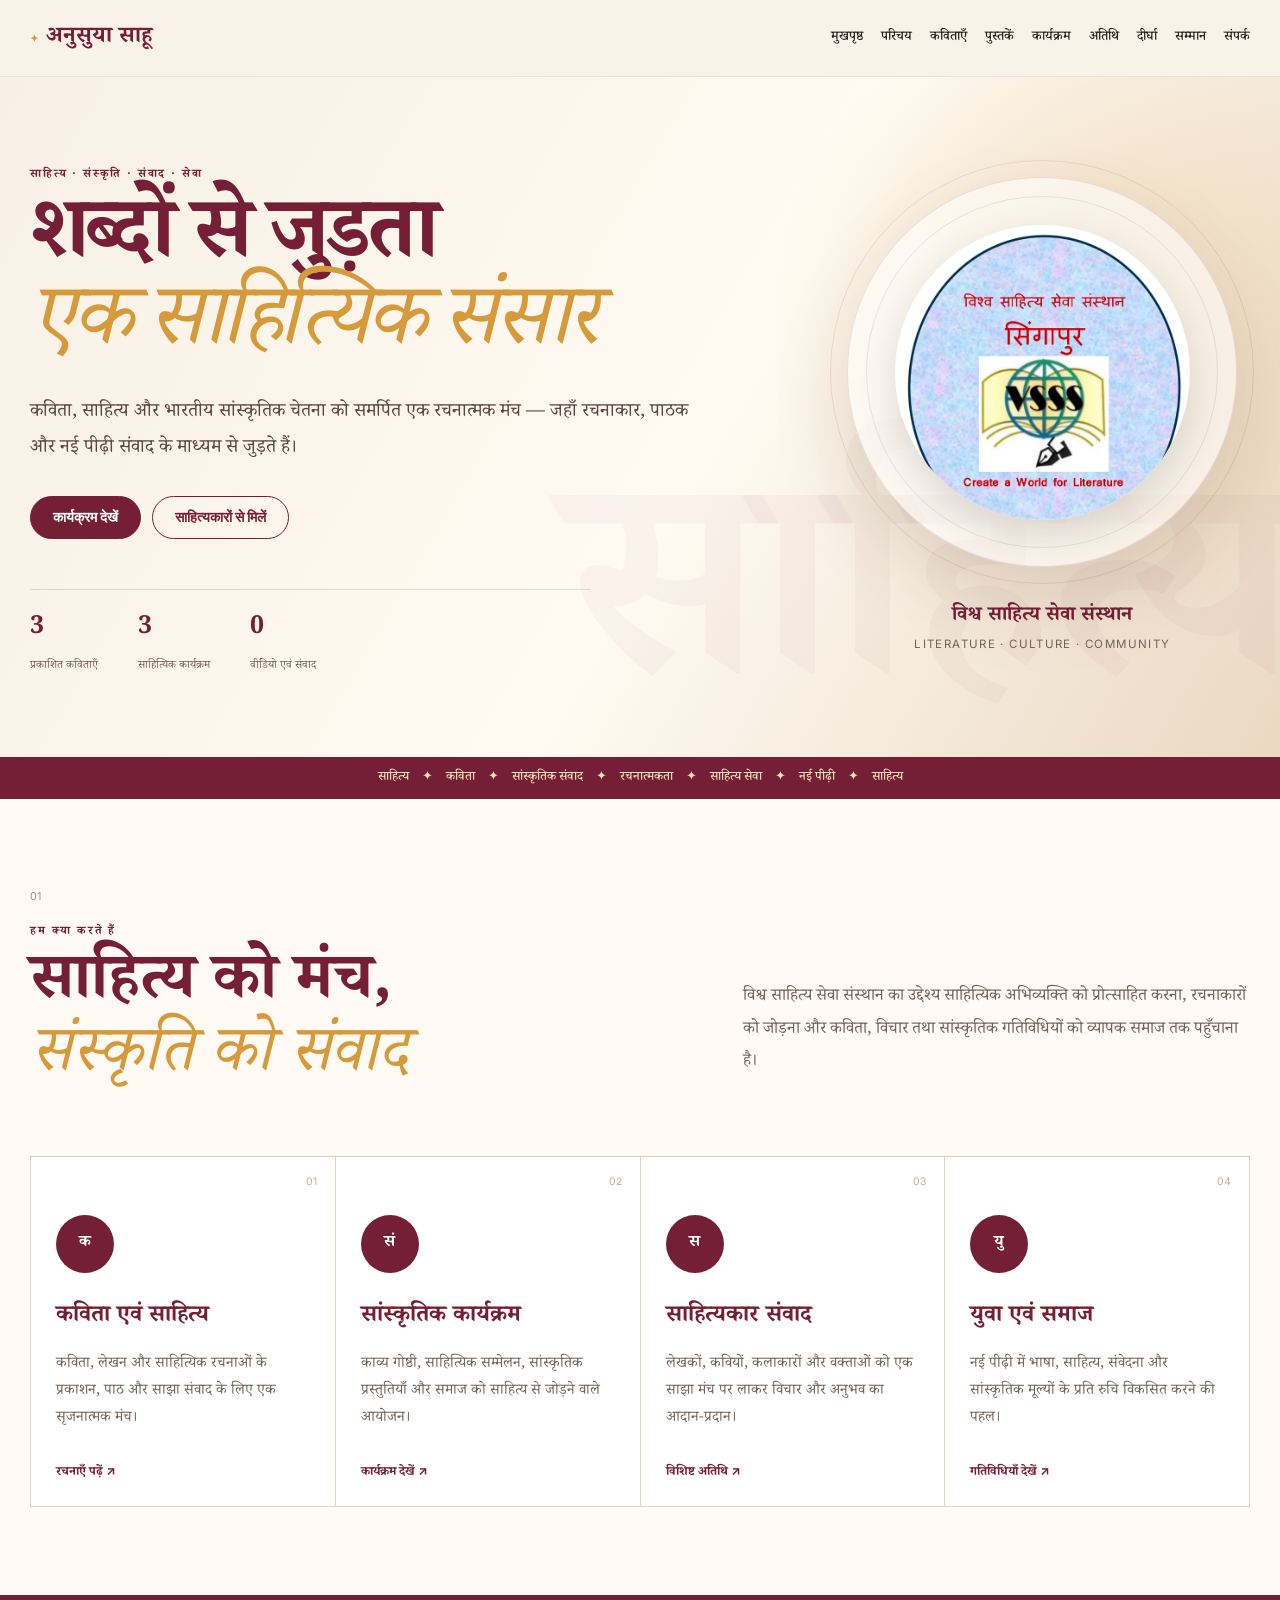
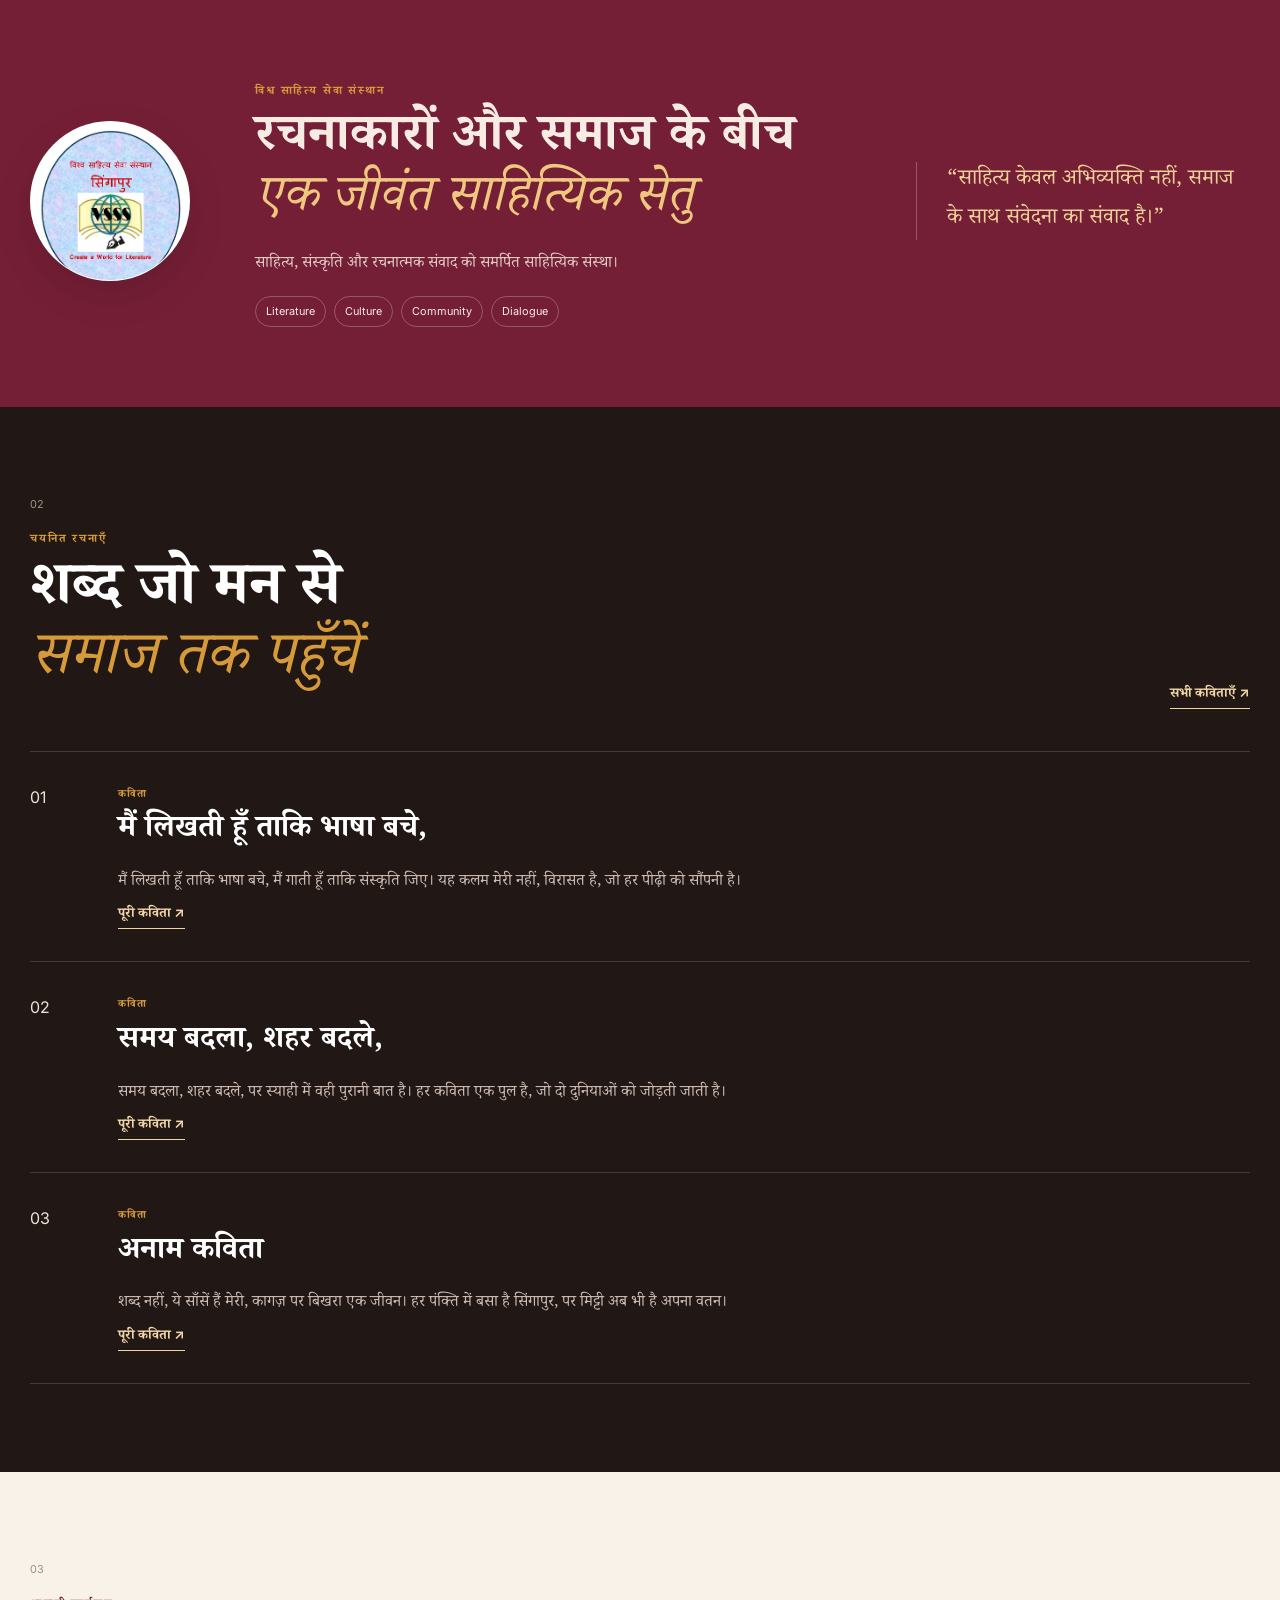
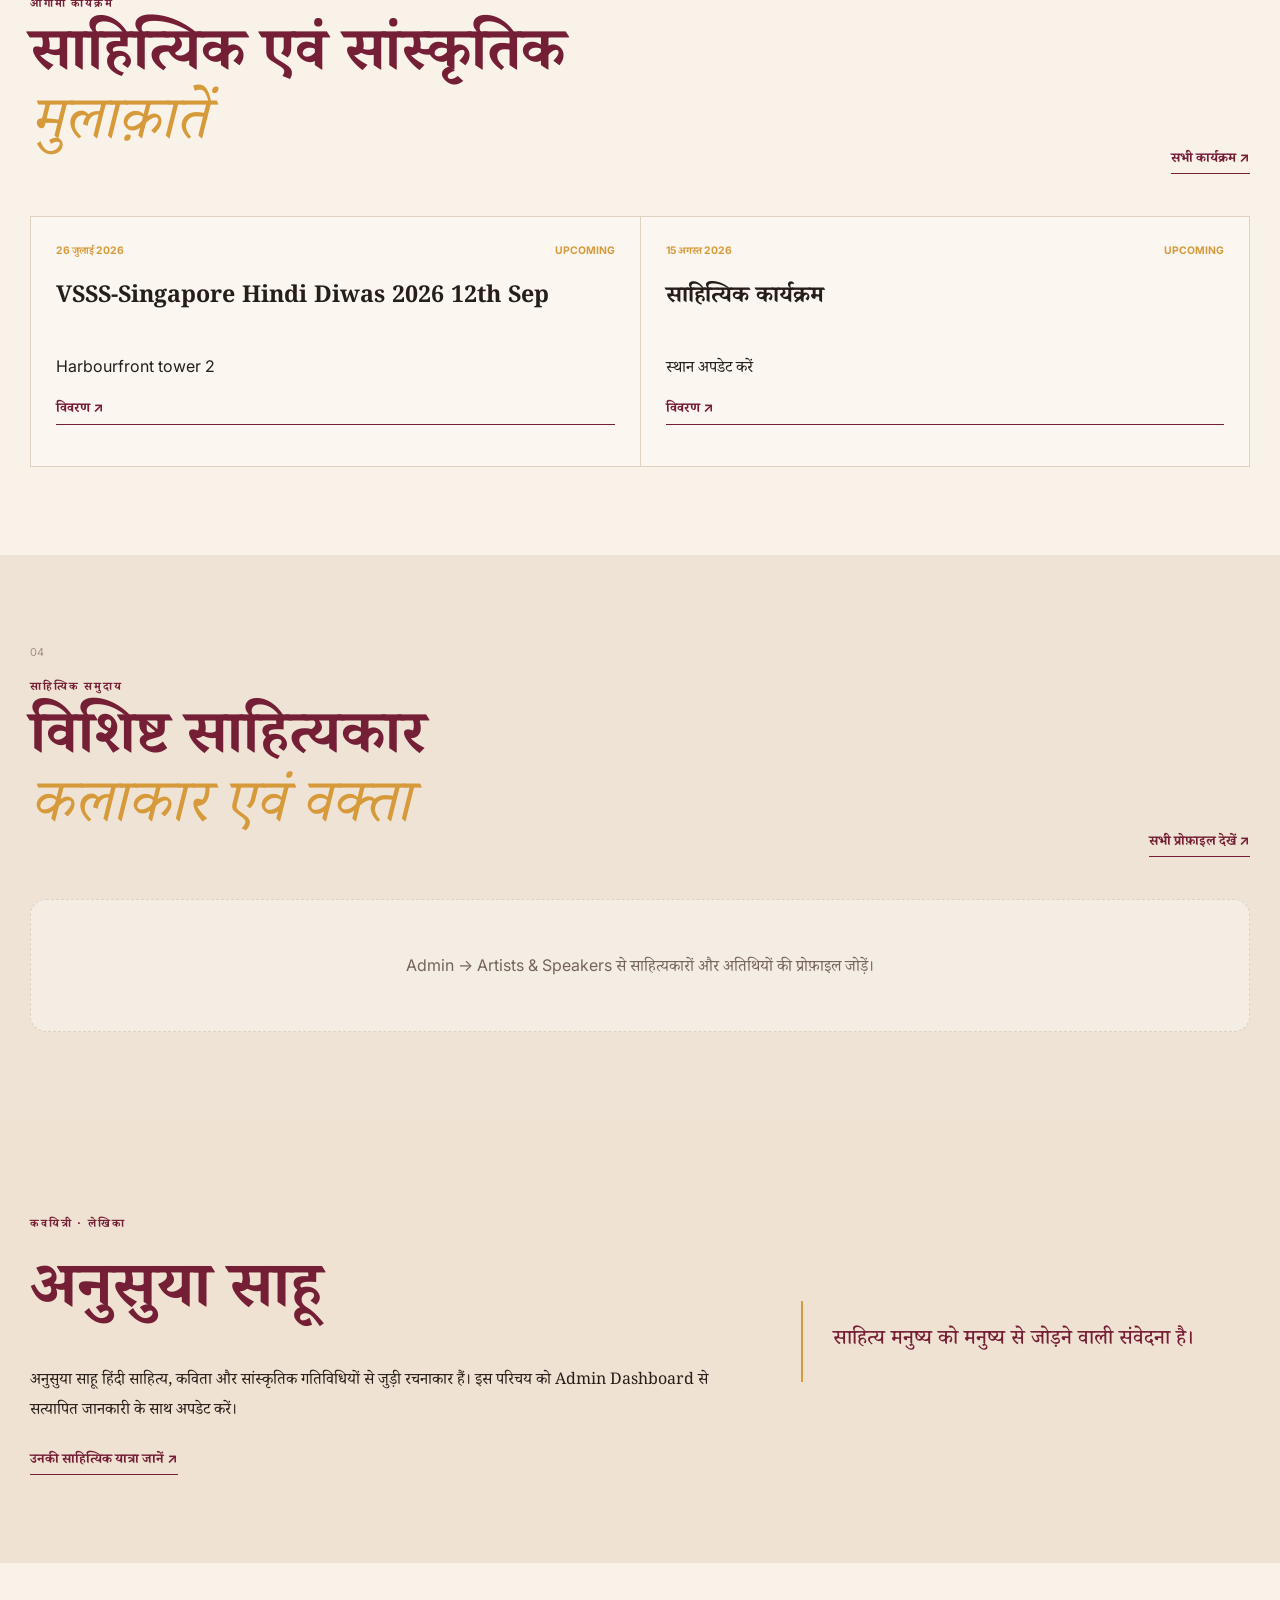
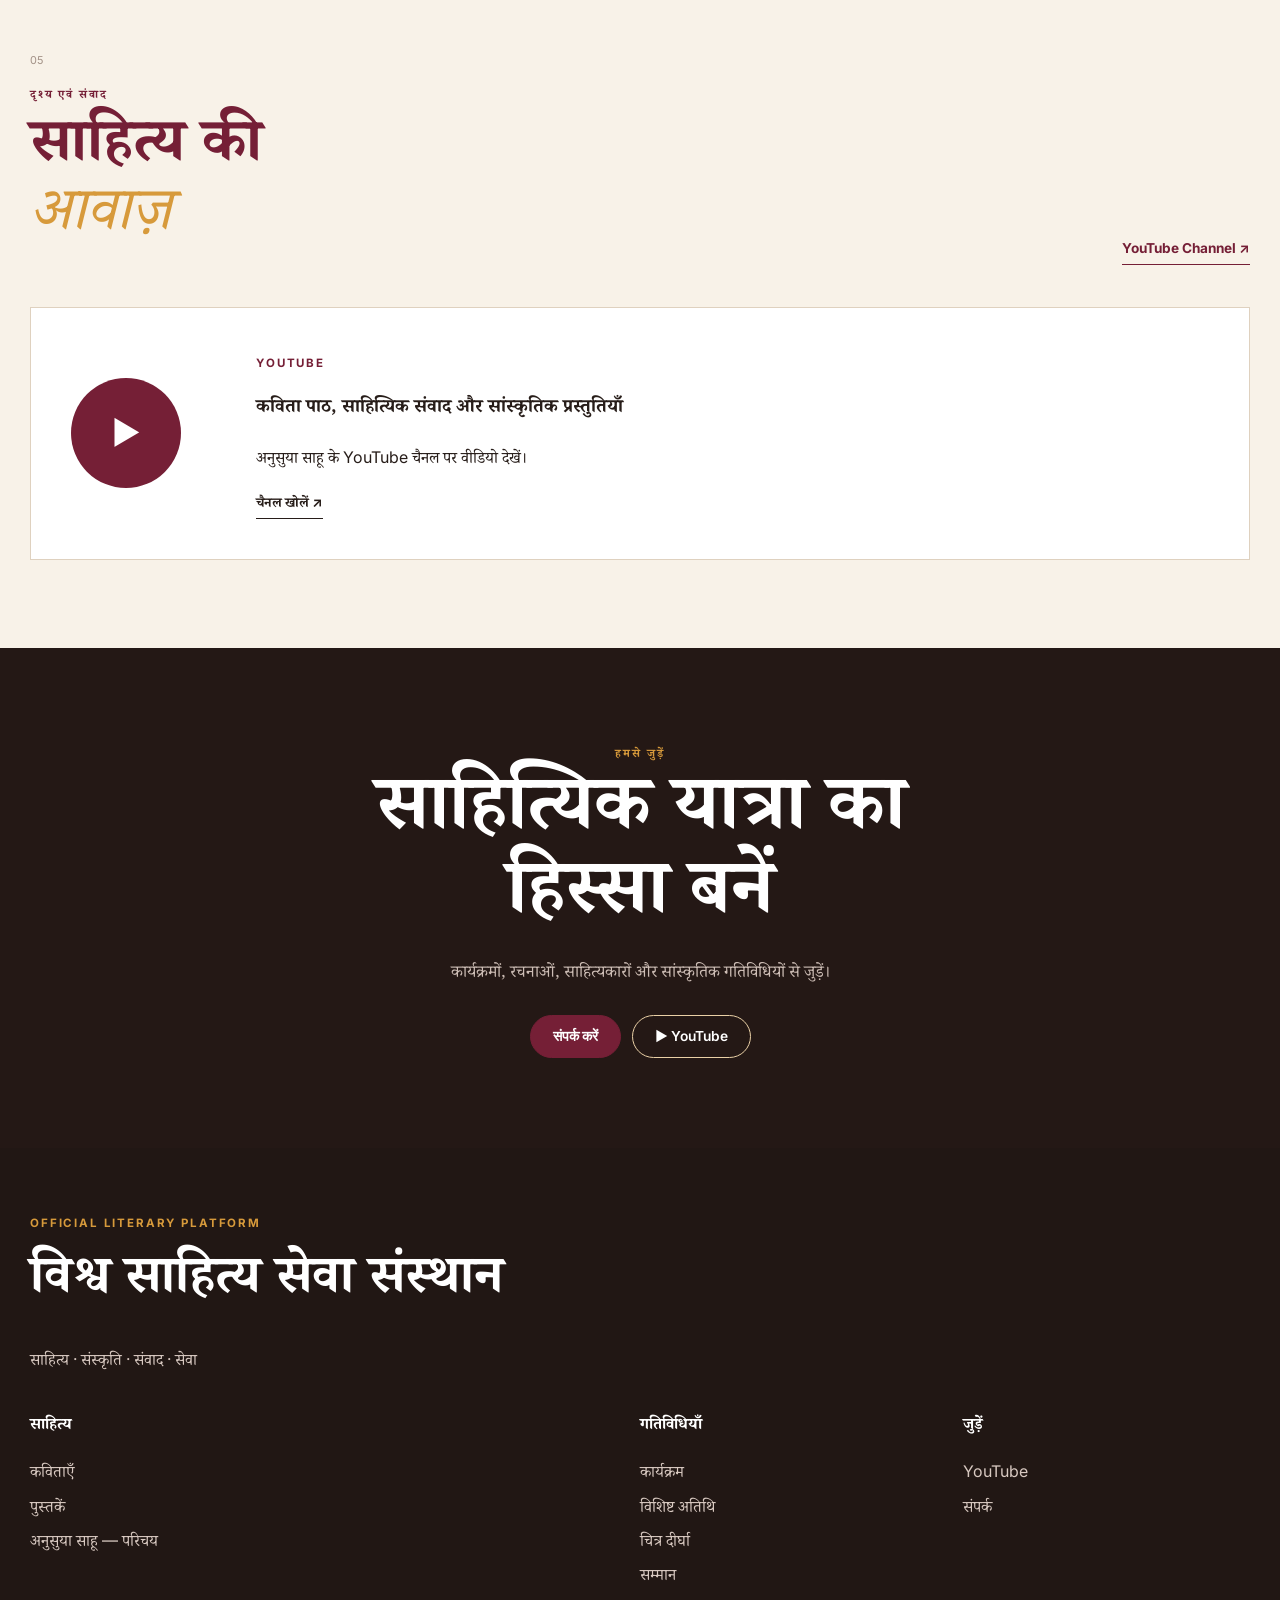
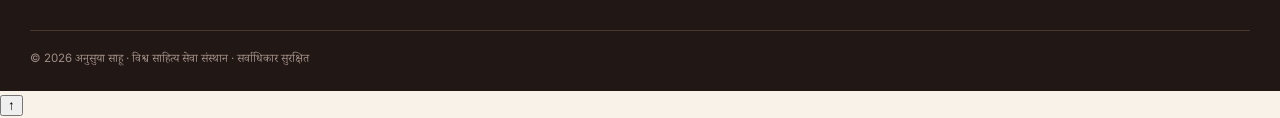
<file: index.html>
<!doctype html><html lang="hi"><head><meta charset="utf-8"><meta name="viewport" content="width=device-width,initial-scale=1"><meta name="description" content="विश्व साहित्य सेवा संस्थान और कवयित्री अनुसुया साहू का आधिकारिक साहित्यिक मंच — कविता, साहित्य, संस्कृति, कार्यक्रम और रचनात्मक संवाद।"><title>अनुसुया साहू | विश्व साहित्य सेवा संस्थान</title><link rel="stylesheet" href="css/style.css"><link rel="stylesheet" href="css/home.css"></head><body><header><div class="container nav"><a class="brand" href="index.html" data-site-name>अनुसुया साहू</a><button class="menu btn alt" aria-label="Menu">☰</button><nav><a href="index.html">मुखपृष्ठ</a><a href="about.html">परिचय</a><a href="poems.html">कविताएँ</a><a href="books.html">पुस्तकें</a><a href="events.html">कार्यक्रम</a><a href="people.html">अतिथि</a><a href="gallery.html">दीर्घा</a><a href="achievements.html">सम्मान</a><a href="contact.html">संपर्क</a></nav></div></header><main><section class="vsss-hero"><div class="container vsss-hero-grid"><div class="vsss-hero-copy"><span class="eyebrow">साहित्य · संस्कृति · संवाद · सेवा</span><h1>शब्दों से जुड़ता<br><em>एक साहित्यिक संसार</em></h1><p>कविता, साहित्य और भारतीय सांस्कृतिक चेतना को समर्पित एक रचनात्मक मंच — जहाँ रचनाकार, पाठक और नई पीढ़ी संवाद के माध्यम से जुड़ते हैं।</p><div class="actions"><a href="events.html" class="btn">कार्यक्रम देखें</a><a href="people.html" class="btn light">साहित्यकारों से मिलें</a></div><div class="hero-mini-stats"><div><b id="poemCount">0</b><span>प्रकाशित कविताएँ</span></div><div><b id="eventCount">0</b><span>साहित्यिक कार्यक्रम</span></div><div><b id="videoCount">0</b><span>वीडियो एवं संवाद</span></div></div></div><div class="vsss-hero-emblem"><div class="hero-logo-shell"><div class="institution-mark hero-institution-mark">VSSS</div></div><span>विश्व साहित्य सेवा संस्थान</span><p>Literature · Culture · Community</p></div></div></section><section class="marquee"><div>साहित्य　✦　कविता　✦　सांस्कृतिक संवाद　✦　रचनात्मकता　✦　साहित्य सेवा　✦　नई पीढ़ी　✦　साहित्य</div></section><section class="section purpose-home"><div class="container"><div class="purpose-intro"><div><span class="section-no">01</span><span class="kicker">हम क्या करते हैं</span><h2>साहित्य को मंच,<br><em>संस्कृति को संवाद</em></h2></div><p>विश्व साहित्य सेवा संस्थान का उद्देश्य साहित्यिक अभिव्यक्ति को प्रोत्साहित करना, रचनाकारों को जोड़ना और कविता, विचार तथा सांस्कृतिक गतिविधियों को व्यापक समाज तक पहुँचाना है।</p></div><div class="work-grid"><article><span>01</span><div class="work-icon">क</div><h3>कविता एवं साहित्य</h3><p>कविता, लेखन और साहित्यिक रचनाओं के प्रकाशन, पाठ और साझा संवाद के लिए एक सृजनात्मक मंच।</p><a href="poems.html">रचनाएँ पढ़ें ↗</a></article><article><span>02</span><div class="work-icon">सं</div><h3>सांस्कृतिक कार्यक्रम</h3><p>काव्य गोष्ठी, साहित्यिक सम्मेलन, सांस्कृतिक प्रस्तुतियाँ और समाज को साहित्य से जोड़ने वाले आयोजन।</p><a href="events.html">कार्यक्रम देखें ↗</a></article><article><span>03</span><div class="work-icon">स</div><h3>साहित्यकार संवाद</h3><p>लेखकों, कवियों, कलाकारों और वक्ताओं को एक साझा मंच पर लाकर विचार और अनुभव का आदान-प्रदान।</p><a href="people.html">विशिष्ट अतिथि ↗</a></article><article><span>04</span><div class="work-icon">यु</div><h3>युवा एवं समाज</h3><p>नई पीढ़ी में भाषा, साहित्य, संवेदना और सांस्कृतिक मूल्यों के प्रति रुचि विकसित करने की पहल।</p><a href="gallery.html">गतिविधियाँ देखें ↗</a></article></div></div></section><section class="institution-story"><div class="container institution-story-grid"><div class="story-emblem"><div class="institution-mark story-institution-mark">VSSS</div></div><div><span class="kicker gold">विश्व साहित्य सेवा संस्थान</span><h2>रचनाकारों और समाज के बीच<br><em>एक जीवंत साहित्यिक सेतु</em></h2><p id="institutionText">साहित्य, संस्कृति और रचनात्मक संवाद को समर्पित साहित्यिक संस्था।</p><div class="institution-tags"><span>Literature</span><span>Culture</span><span>Community</span><span>Dialogue</span></div></div><blockquote>“साहित्य केवल अभिव्यक्ति नहीं, समाज के साथ संवेदना का संवाद है।”</blockquote></div></section><section class="section dark-section"><div class="container"><div class="split-heading"><div><span class="section-no">02</span><span class="kicker gold">चयनित रचनाएँ</span><h2>शब्द जो मन से<br><em>समाज तक पहुँचें</em></h2></div><a class="text-link light-link" href="poems.html">सभी कविताएँ ↗</a></div><div class="poem-editorial" id="poemGrid"></div></div></section><section class="section events-home"><div class="container"><div class="split-heading"><div><span class="section-no">03</span><span class="kicker">आगामी कार्यक्रम</span><h2>साहित्यिक एवं सांस्कृतिक<br><em>मुलाक़ातें</em></h2></div><a class="text-link" href="events.html">सभी कार्यक्रम ↗</a></div><div class="event-feature-grid" id="eventGrid"></div></div></section><section class="section guest-preview"><div class="container"><div class="split-heading"><div><span class="section-no">04</span><span class="kicker">साहित्यिक समुदाय</span><h2>विशिष्ट साहित्यकार<br><em>कलाकार एवं वक्ता</em></h2></div><a class="text-link" href="people.html">सभी प्रोफ़ाइल देखें ↗</a></div><div class="people-home-grid" id="peopleGrid"></div></div></section><section class="section founder-strip"><div class="container founder-strip-grid"><div><span class="kicker">कवयित्री · लेखिका</span><h2 id="heroName">अनुसुया साहू</h2><p id="aboutText"></p><a class="text-link" href="about.html">उनकी साहित्यिक यात्रा जानें ↗</a></div><blockquote id="mainQuote"></blockquote></div></section><section class="section media-section"><div class="container"><div class="split-heading"><div><span class="section-no">05</span><span class="kicker">दृश्य एवं संवाद</span><h2>साहित्य की<br><em>आवाज़</em></h2></div><a id="channelBtn" class="text-link" target="_blank" rel="noopener">YouTube Channel ↗</a></div><div class="media-feature" id="videoGrid"></div></div></section><section class="home-cta"><div class="container"><span class="kicker gold">हमसे जुड़ें</span><h2>साहित्यिक यात्रा का<br>हिस्सा बनें</h2><p>कार्यक्रमों, रचनाओं, साहित्यकारों और सांस्कृतिक गतिविधियों से जुड़ें।</p><div class="actions"><a href="contact.html" class="btn">संपर्क करें</a><a id="yt" class="btn light" target="_blank" rel="noopener">▶ YouTube</a></div></div></section></main><footer><div class="container"><div class="footer-brand"><span class="kicker gold">Official Literary Platform</span><h2>विश्व साहित्य सेवा संस्थान</h2><p>साहित्य · संस्कृति · संवाद · सेवा</p></div><div class="footer-grid"><div><h4>साहित्य</h4><a href="poems.html">कविताएँ</a><a href="books.html">पुस्तकें</a><a href="about.html">अनुसुया साहू — परिचय</a></div><div><h4>गतिविधियाँ</h4><a href="events.html">कार्यक्रम</a><a href="people.html">विशिष्ट अतिथि</a><a href="gallery.html">चित्र दीर्घा</a><a href="achievements.html">सम्मान</a></div><div><h4>जुड़ें</h4><a id="footerYoutube" target="_blank">YouTube</a><a href="contact.html">संपर्क</a></div></div><div class="footer-bottom">© <span id="year"></span> अनुसुया साहू · विश्व साहित्य सेवा संस्थान · सर्वाधिकार सुरक्षित</div></div></footer><script src="js/app.js"></script><script src="js/home.js"></script></body></html>
</file>
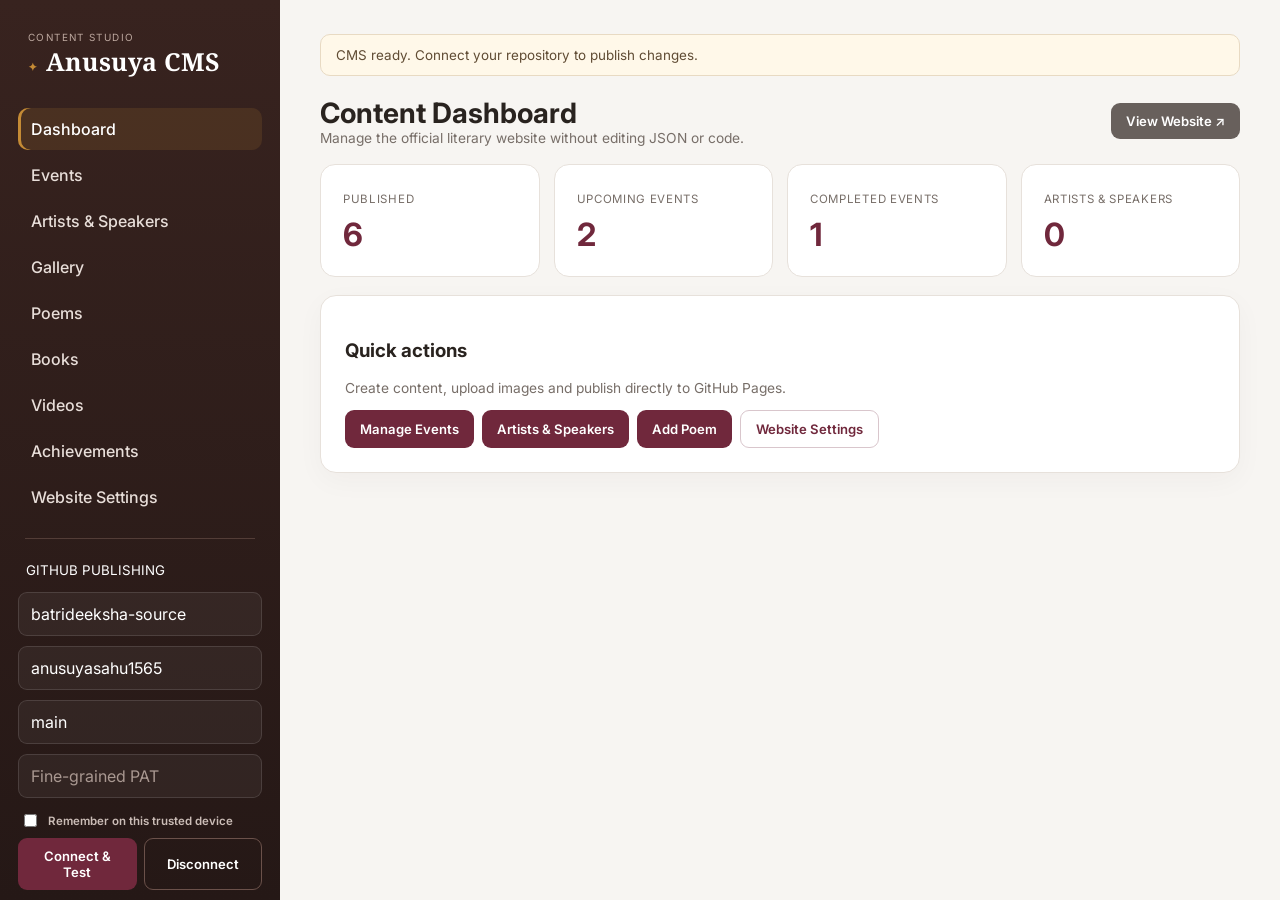
<file: admin/index.html>
<!doctype html><html lang="en"><head><meta charset="utf-8"><meta name="viewport" content="width=device-width,initial-scale=1,viewport-fit=cover"><meta name="robots" content="noindex,nofollow"><title>Anusuya Sahu · Content Studio</title><link rel="stylesheet" href="css/admin.css"></head><body><header class="mobile-admin-bar"><button id="adminMenu" aria-label="Open admin menu">☰</button><b>Anusuya CMS</b><a href="../index.html" target="_blank">View site ↗</a></header><div class="shell"><aside id="adminSidebar"><div class="side-head"><div><small>CONTENT STUDIO</small><h2>Anusuya CMS</h2></div><button id="closeAdminMenu" aria-label="Close menu">×</button></div><nav class="cms-nav"><button data-page="dashboard" class="active">Dashboard</button><button data-page="events">Events</button><button data-page="people">Artists & Speakers</button><button data-page="gallery">Gallery</button><button data-page="poems">Poems</button><button data-page="books">Books</button><button data-page="videos">Videos</button><button data-page="achievements">Achievements</button><button data-page="settings">Website Settings</button></nav><hr><section class="connection-card"><p><small>GITHUB PUBLISHING</small></p><input id="owner" placeholder="Repository owner" autocomplete="off"><input id="repo" placeholder="Repository name" autocomplete="off"><input id="branch" placeholder="main" autocomplete="off"><input id="token" type="password" placeholder="Fine-grained PAT" autocomplete="off"><label class="remember"><input id="remember" type="checkbox"> Remember on this trusted device</label><div class="connection-actions"><button class="btn" onclick="saveConnection()">Connect & Test</button><button class="btn outline" onclick="disconnectGitHub()">Disconnect</button></div><p id="connectionState" class="connection-state">Not tested</p></section></aside><main><div id="status" class="status" role="status">CMS ready. Connect your repository to publish changes.</div><div id="content"></div></main></div><script src="js/github.js"></script><script src="js/image-upload.js"></script><script src="js/admin.js"></script><script src="js/upload-patch.js"></script><script>const sidebar=document.getElementById('adminSidebar');adminMenu.onclick=()=>sidebar.classList.add('open');closeAdminMenu.onclick=()=>sidebar.classList.remove('open');document.addEventListener('click',e=>{if(innerWidth<=700&&e.target.closest('.cms-nav button'))sidebar.classList.remove('open')});</script></body></html>
</file>
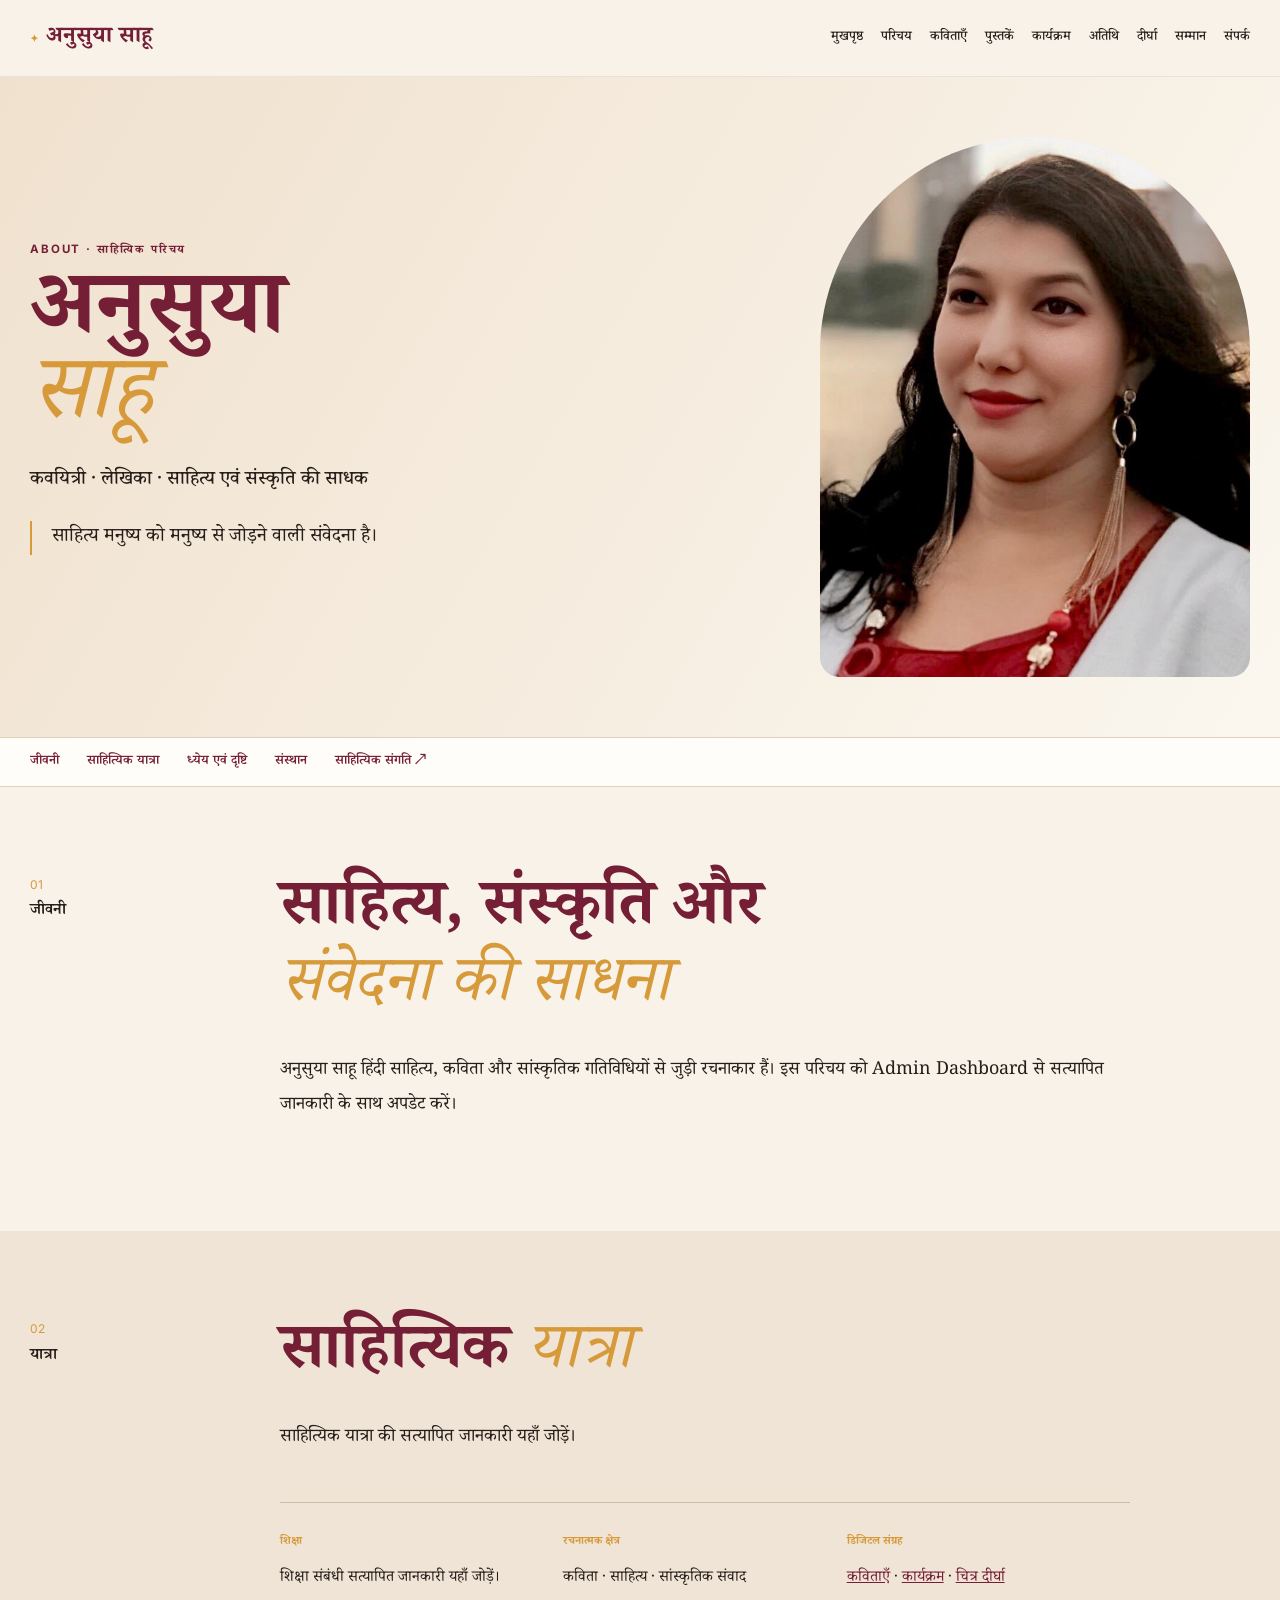
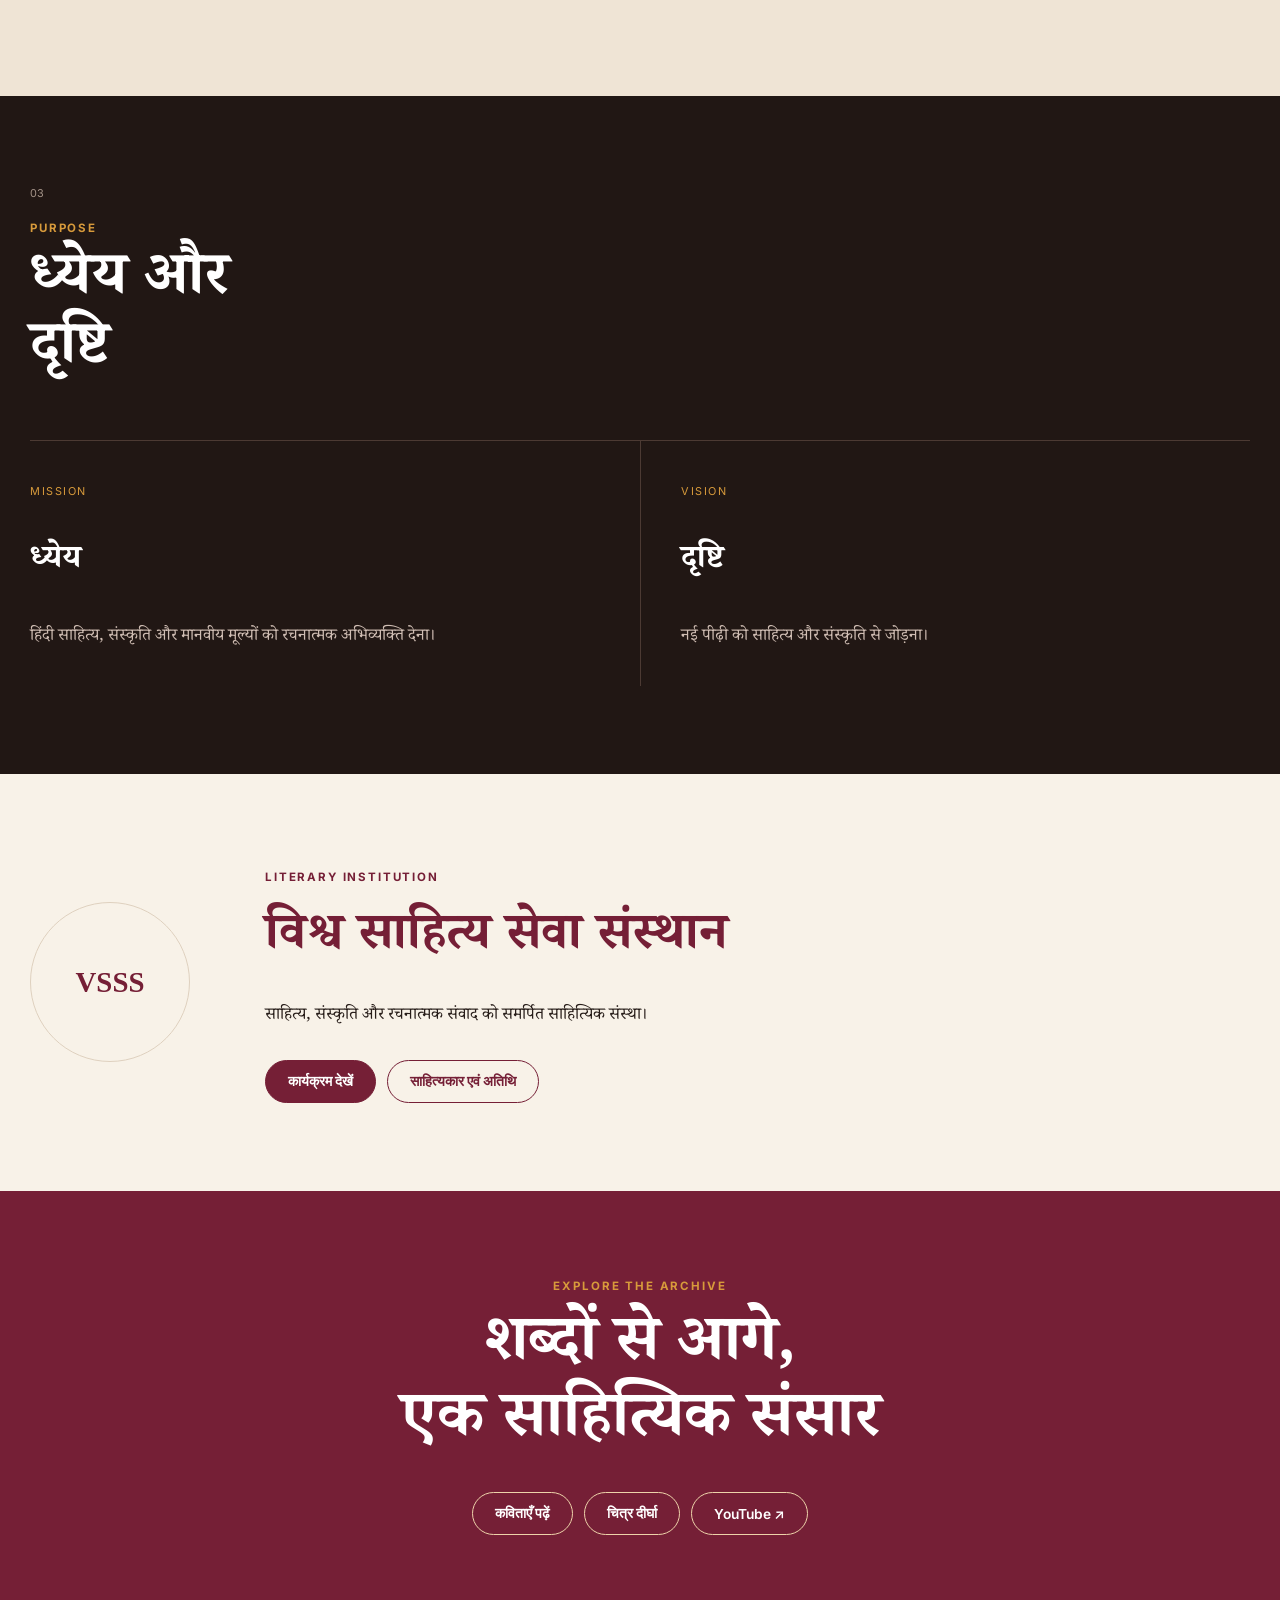
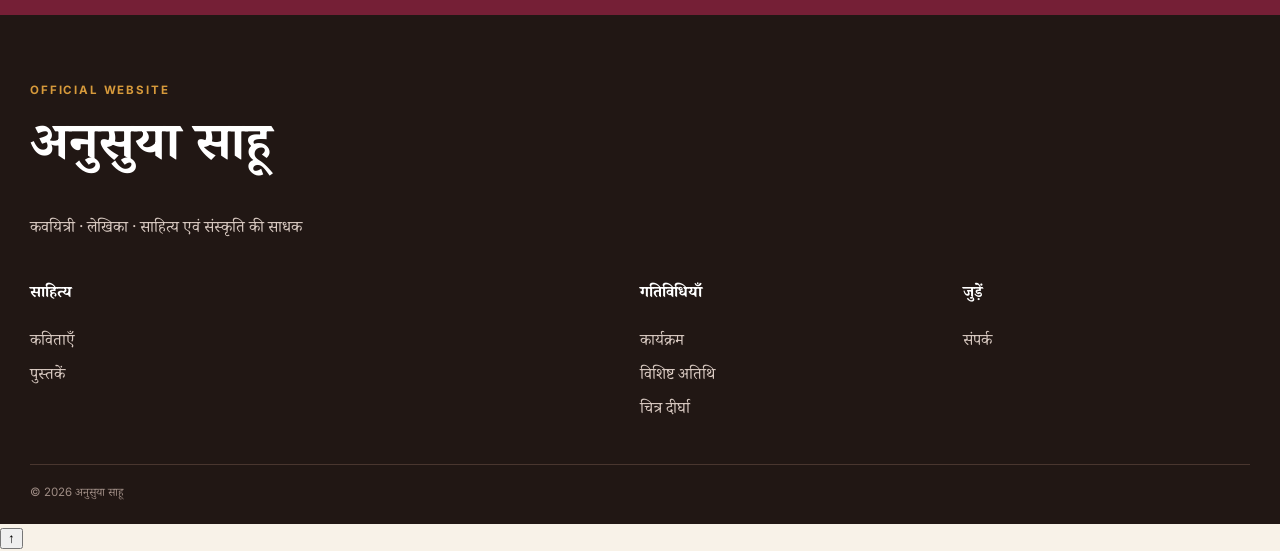
<file: about.html>
<!doctype html><html lang="hi"><head><meta charset="utf-8"><meta name="viewport" content="width=device-width,initial-scale=1"><meta name="description" content="अनुसुया साहू का परिचय, साहित्यिक यात्रा, ध्येय और साहित्यिक योगदान"><title>परिचय | अनुसुया साहू</title><link rel="stylesheet" href="css/style.css"></head><body><header><div class="container nav"><a class="brand" href="index.html" data-site-name>अनुसुया साहू</a><button class="menu btn alt" aria-label="Menu">☰</button><nav><a href="index.html">मुखपृष्ठ</a><a href="about.html">परिचय</a><a href="poems.html">कविताएँ</a><a href="books.html">पुस्तकें</a><a href="events.html">कार्यक्रम</a><a href="people.html">अतिथि</a><a href="gallery.html">दीर्घा</a><a href="achievements.html">सम्मान</a><a href="contact.html">संपर्क</a></nav></div></header><main><section class="about-hero"><div class="container about-hero-grid"><div><span class="kicker">About · साहित्यिक परिचय</span><h1>अनुसुया<br><em>साहू</em></h1><p class="about-lead" id="lead"></p><blockquote id="quote"></blockquote></div><div class="about-portrait" id="portrait"><div class="portrait-fallback">अ<br><small>अनुसुया साहू</small></div></div></div></section><section class="about-nav"><div class="container"><a href="#biography">जीवनी</a><a href="#journey">साहित्यिक यात्रा</a><a href="#purpose">ध्येय एवं दृष्टि</a><a href="#institution">संस्थान</a><a href="people.html">साहित्यिक संगति ↗</a></div></section><section class="section" id="biography"><div class="container about-story"><div class="story-label"><span>01</span><b>जीवनी</b></div><div class="story-copy"><h2>साहित्य, संस्कृति और<br><em>संवेदना की साधना</em></h2><p id="bio"></p></div></div></section><section class="section about-soft" id="journey"><div class="container about-story"><div class="story-label"><span>02</span><b>यात्रा</b></div><div class="story-copy"><h2>साहित्यिक <em>यात्रा</em></h2><p id="journeyText"></p><div class="about-facts"><article><span>शिक्षा</span><p id="education"></p></article><article><span>रचनात्मक क्षेत्र</span><p>कविता · साहित्य · सांस्कृतिक संवाद</p></article><article><span>डिजिटल संग्रह</span><p><a href="poems.html">कविताएँ</a> · <a href="events.html">कार्यक्रम</a> · <a href="gallery.html">चित्र दीर्घा</a></p></article></div></div></div></section><section class="section dark-section" id="purpose"><div class="container"><div class="split-heading"><div><span class="section-no">03</span><span class="kicker gold">Purpose</span><h2>ध्येय और<br>दृष्टि</h2></div></div><div class="purpose-grid"><article><span>MISSION</span><h3>ध्येय</h3><p id="mission"></p></article><article><span>VISION</span><h3>दृष्टि</h3><p id="vision"></p></article></div></div></section><section class="section" id="institution"><div class="container institution-about"><div class="institution-seal">VSSS</div><div><span class="kicker">Literary Institution</span><h2 id="instName"></h2><p id="instText"></p><div class="actions"><a href="events.html" class="btn">कार्यक्रम देखें</a><a href="people.html" class="btn alt">साहित्यकार एवं अतिथि</a></div></div></div></section><section class="about-cta"><div class="container"><span class="kicker gold">Explore the archive</span><h2>शब्दों से आगे,<br>एक साहित्यिक संसार</h2><div class="actions"><a href="poems.html" class="btn light">कविताएँ पढ़ें</a><a href="gallery.html" class="btn light">चित्र दीर्घा</a><a id="youtubeLink" class="btn light" target="_blank" rel="noopener">YouTube ↗</a></div></div></section></main><footer><div class="container"><div class="footer-brand"><span class="kicker gold">Official Website</span><h2 data-site-name>अनुसुया साहू</h2><p>कवयित्री · लेखिका · साहित्य एवं संस्कृति की साधक</p></div><div class="footer-grid"><div><h4>साहित्य</h4><a href="poems.html">कविताएँ</a><a href="books.html">पुस्तकें</a></div><div><h4>गतिविधियाँ</h4><a href="events.html">कार्यक्रम</a><a href="people.html">विशिष्ट अतिथि</a><a href="gallery.html">चित्र दीर्घा</a></div><div><h4>जुड़ें</h4><a href="contact.html">संपर्क</a></div></div><div class="footer-bottom">© <span id="year"></span> अनुसुया साहू</div></div></footer><script src="js/app.js"></script><script>year.textContent=new Date().getFullYear();(async()=>{let s=await data('settings');lead.textContent=s.tagline||'';quote.textContent=s.quote||'';bio.textContent=s.about||'';journeyText.textContent=s.journey||'';education.textContent=s.education||'';mission.textContent=s.mission||'';vision.textContent=s.vision||'';instName.textContent=s.institution?.name||'विश्व साहित्य सेवा संस्थान';instText.textContent=s.institution?.description||'';youtubeLink.href=s.youtube||'#';if(s.heroImage)portrait.innerHTML=img(s.heroImage,s.siteName||'अनुसुया साहू')})()</script></body></html>
</file>
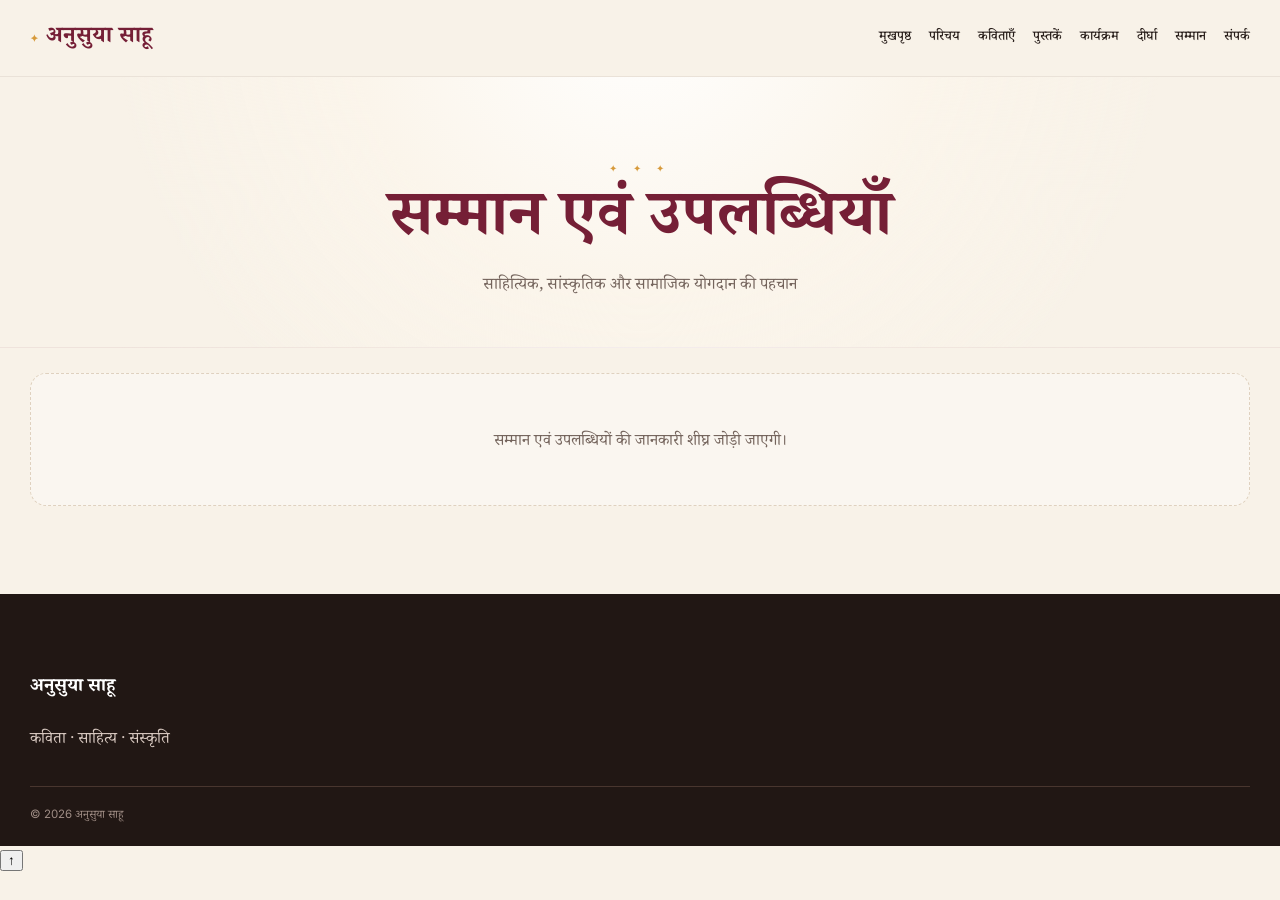
<file: achievements.html>
<!doctype html><html lang="hi"><head><meta charset="utf-8"><meta name="viewport" content="width=device-width,initial-scale=1"><meta name="description" content="अनुसुया साहू के सम्मान, उपलब्धियाँ और प्रमाणपत्र"><title>सम्मान एवं उपलब्धियाँ | अनुसुया साहू</title><link rel="stylesheet" href="css/style.css"></head><body><header><div class="container nav"><a class="brand" href="index.html" data-site-name>अनुसुया साहू</a><button class="menu btn alt" aria-label="Menu">☰</button><nav><a href="index.html">मुखपृष्ठ</a><a href="about.html">परिचय</a><a href="poems.html">कविताएँ</a><a href="books.html">पुस्तकें</a><a href="events.html">कार्यक्रम</a><a href="gallery.html">दीर्घा</a><a href="achievements.html">सम्मान</a><a href="contact.html">संपर्क</a></nav></div></header><main><section class="page-hero"><div class="container"><span class="ornament">✦ ✦ ✦</span><h1>सम्मान एवं उपलब्धियाँ</h1><p>साहित्यिक, सांस्कृतिक और सामाजिक योगदान की पहचान</p></div></section><section class="section" style="padding-top:25px"><div class="container"><div class="grid" id="list"></div></div></section></main><footer><div class="container"><h3 data-site-name>अनुसुया साहू</h3><p>कविता · साहित्य · संस्कृति</p><div class="footer-bottom">© <span id="year"></span> अनुसुया साहू</div></div></footer><script src="js/app.js"></script><script>year.textContent=new Date().getFullYear();(async()=>{let a=(await data('achievements')).filter(x=>x.published);list.innerHTML=a.length?a.map(x=>`<article class="card">${img(x.image,x.title)}<div class="meta">${x.date?fmtDate(x.date):'सम्मान'}</div><h3>${esc(x.title)}</h3><p>${esc(x.description||'')}</p></article>`).join(''):'<div class="empty">सम्मान एवं उपलब्धियों की जानकारी शीघ्र जोड़ी जाएगी।</div>'})()</script></body></html>
</file>
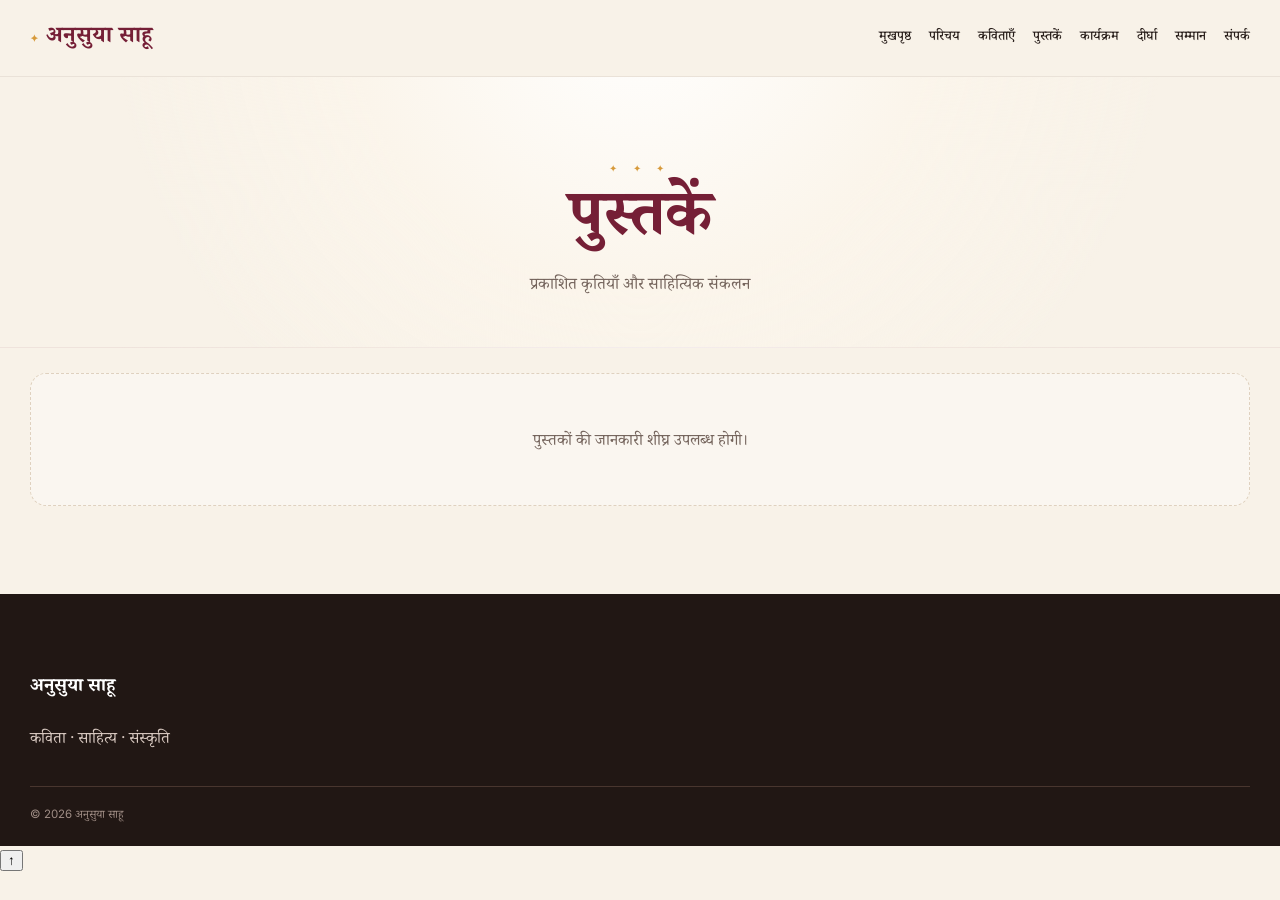
<file: books.html>
<!doctype html><html lang="hi"><head><meta charset="utf-8"><meta name="viewport" content="width=device-width,initial-scale=1"><meta name="description" content="अनुसुया साहू की पुस्तकें"><title>पुस्तकें | अनुसुया साहू</title><link rel="stylesheet" href="css/style.css"></head><body><header><div class="container nav"><a class="brand" href="index.html" data-site-name>अनुसुया साहू</a><button class="menu btn alt" aria-label="Menu">☰</button><nav><a href="index.html">मुखपृष्ठ</a><a href="about.html">परिचय</a><a href="poems.html">कविताएँ</a><a href="books.html">पुस्तकें</a><a href="events.html">कार्यक्रम</a><a href="gallery.html">दीर्घा</a><a href="achievements.html">सम्मान</a><a href="contact.html">संपर्क</a></nav></div></header><main><section class="page-hero"><div class="container"><span class="ornament">✦ ✦ ✦</span><h1>पुस्तकें</h1><p>प्रकाशित कृतियाँ और साहित्यिक संकलन</p></div></section><section class="section" style="padding-top:25px"><div class="container"><div class="grid" id="list"></div></div></section></main><footer><div class="container"><h3 data-site-name>अनुसुया साहू</h3><p>कविता · साहित्य · संस्कृति</p><div class="footer-bottom">© <span id="year"></span> अनुसुया साहू</div></div></footer><script src="js/app.js"></script><script>year.textContent=new Date().getFullYear();(async()=>{let a=(await data('books')).filter(x=>x.published);list.innerHTML=a.length?a.map(x=>`<article class="card">${img(x.cover,x.name)}<div class="meta">${esc(x.publisher||'पुस्तक')}</div><h3>${esc(x.name)}</h3><p>${esc(x.description||'')}</p>${x.purchaseLink?`<a class="btn" href="${esc(x.purchaseLink)}" target="_blank" rel="noopener">पुस्तक देखें</a>`:''}</article>`).join(''):'<div class="empty">पुस्तकों की जानकारी शीघ्र उपलब्ध होगी।</div>'})()</script></body></html>
</file>
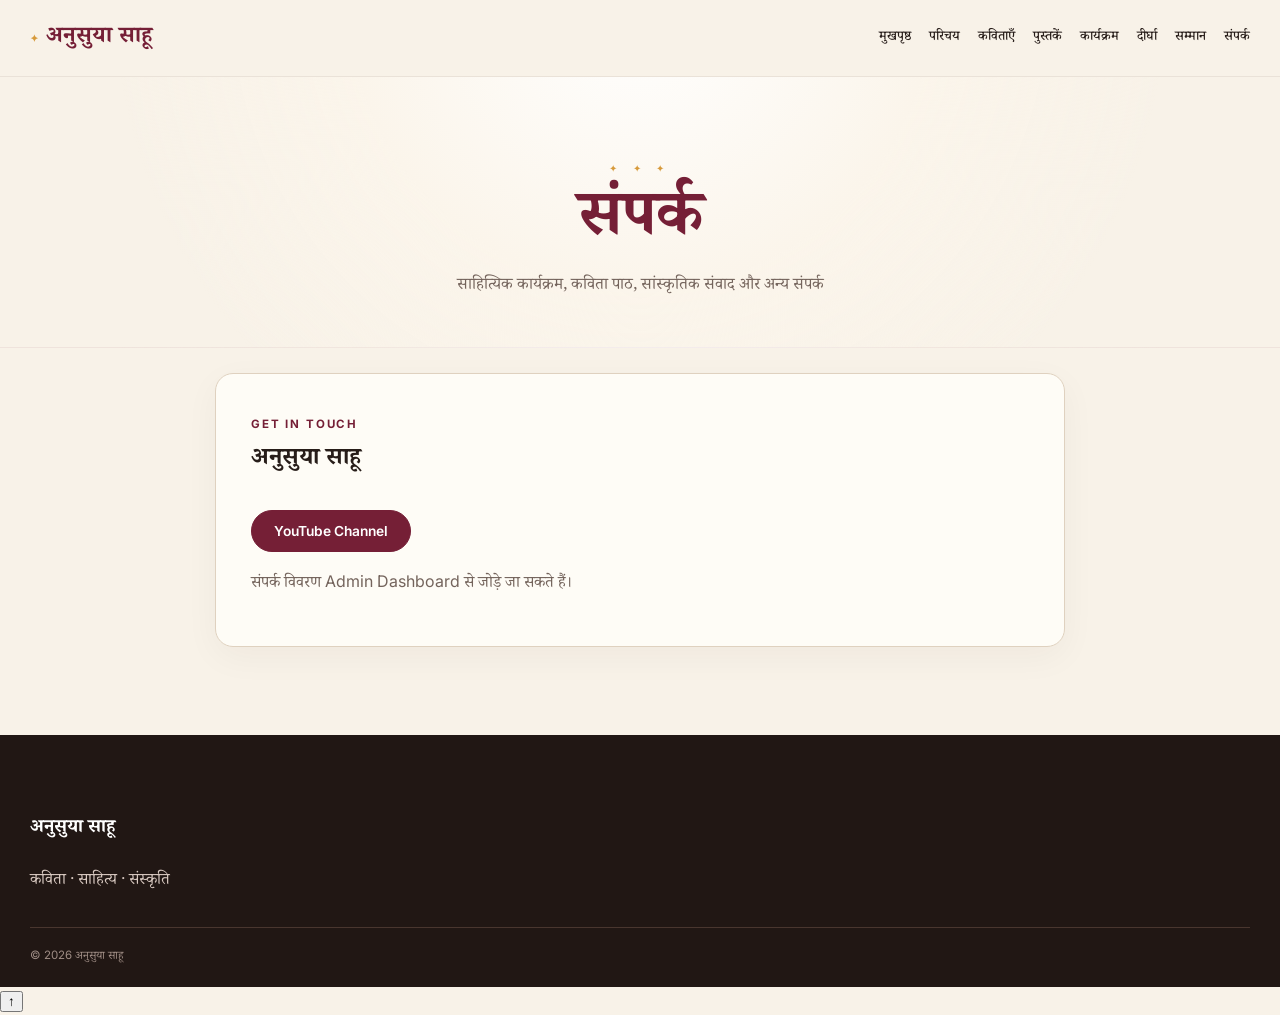
<file: contact.html>
<!doctype html><html lang="hi"><head><meta charset="utf-8"><meta name="viewport" content="width=device-width,initial-scale=1"><meta name="description" content="अनुसुया साहू से संपर्क"><title>संपर्क | अनुसुया साहू</title><link rel="stylesheet" href="css/style.css"></head><body><header><div class="container nav"><a class="brand" href="index.html" data-site-name>अनुसुया साहू</a><button class="menu btn alt" aria-label="Menu">☰</button><nav><a href="index.html">मुखपृष्ठ</a><a href="about.html">परिचय</a><a href="poems.html">कविताएँ</a><a href="books.html">पुस्तकें</a><a href="events.html">कार्यक्रम</a><a href="gallery.html">दीर्घा</a><a href="achievements.html">सम्मान</a><a href="contact.html">संपर्क</a></nav></div></header><main><section class="page-hero"><div class="container"><span class="ornament">✦ ✦ ✦</span><h1>संपर्क</h1><p>साहित्यिक कार्यक्रम, कविता पाठ, सांस्कृतिक संवाद और अन्य संपर्क</p></div></section><section class="section" style="padding-top:25px"><div class="container prose"><div class="card" id="contact" style="padding:35px"></div></div></section></main><footer><div class="container"><h3 data-site-name>अनुसुया साहू</h3><p>कविता · साहित्य · संस्कृति</p><div class="footer-bottom">© <span id="year"></span> अनुसुया साहू</div></div></footer><script src="js/app.js"></script><script>year.textContent=new Date().getFullYear();(async()=>{let s=await data('settings');contact.innerHTML=`<span class="kicker">Get in touch</span><h2 style="margin:5px 0 18px">${esc(s.siteName)}</h2>${s.email?`<p><strong>ईमेल</strong><br><a href="mailto:${esc(s.email)}">${esc(s.email)}</a></p>`:''}${s.phone?`<p><strong>फ़ोन</strong><br><a href="tel:${esc(s.phone)}">${esc(s.phone)}</a></p>`:''}<div class="actions">${s.youtube?`<a class="btn" href="${esc(s.youtube)}" target="_blank" rel="noopener">YouTube Channel</a>`:''}${s.social?.instagram?`<a class="btn alt" href="${esc(s.social.instagram)}" target="_blank">Instagram</a>`:''}</div>${!s.email&&!s.phone?'<p>संपर्क विवरण Admin Dashboard से जोड़े जा सकते हैं।</p>':''}`})()</script></body></html>
</file>
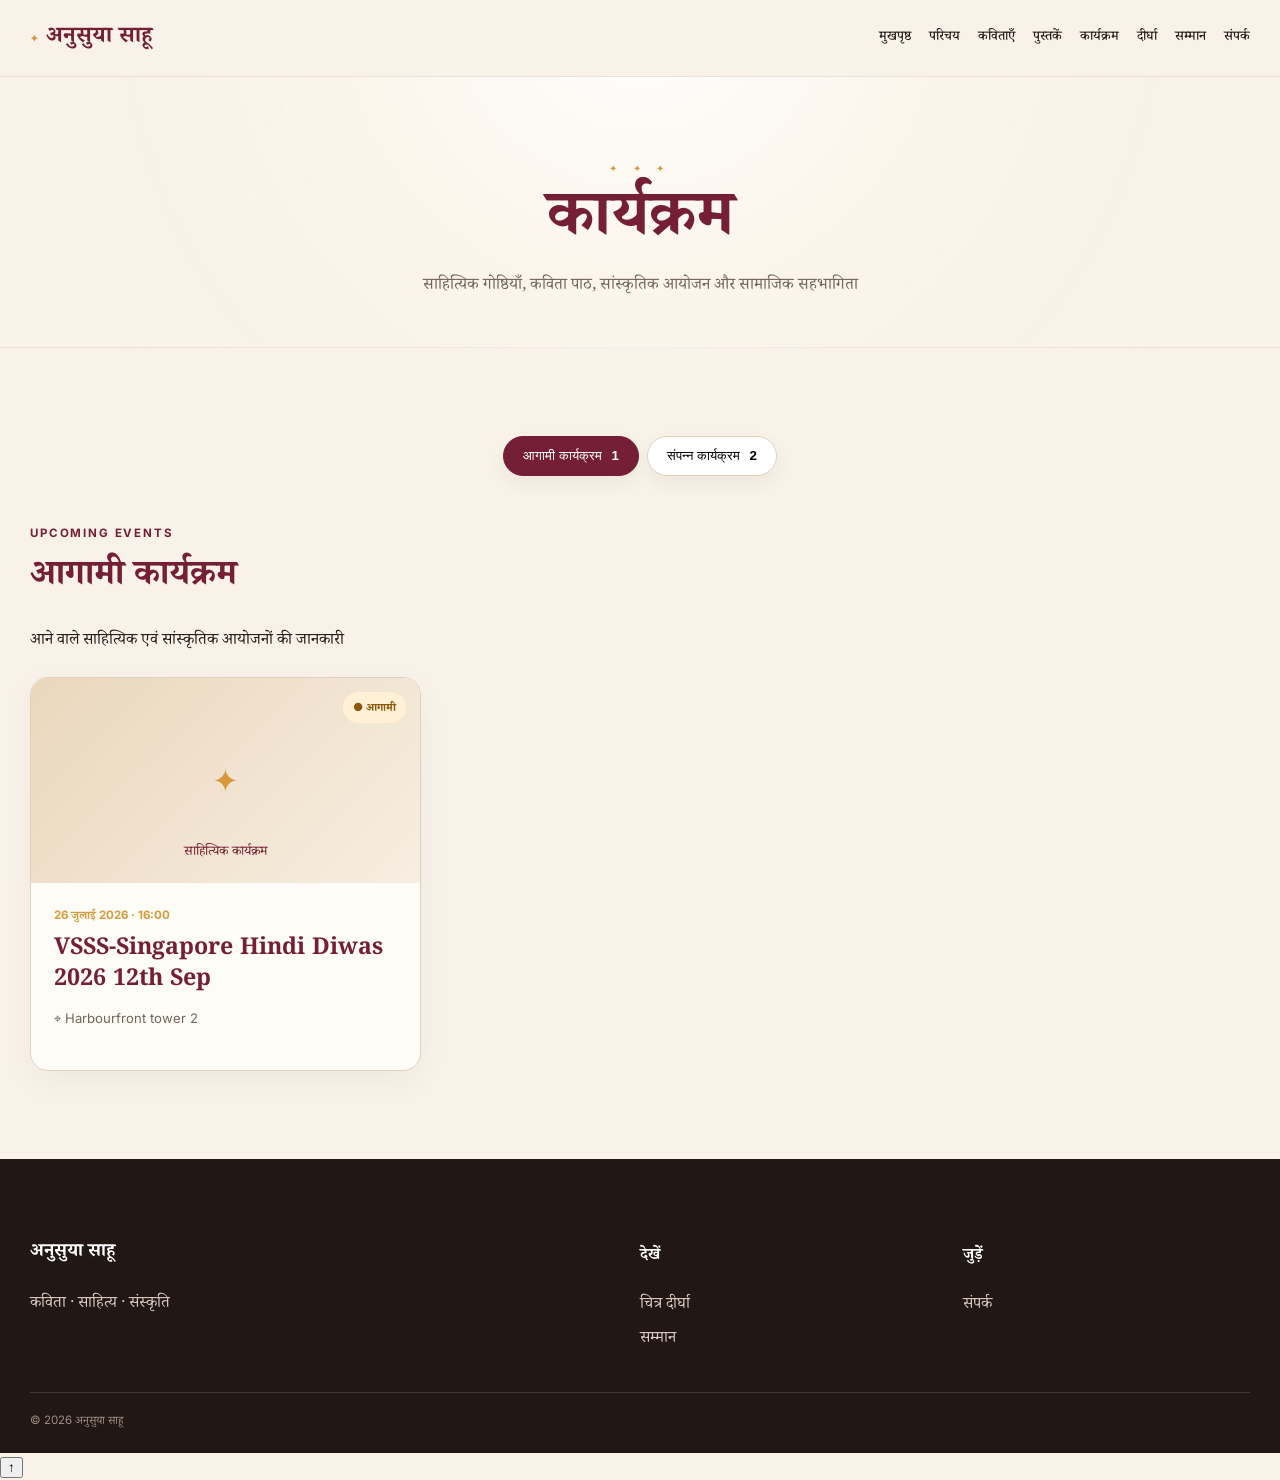
<file: events.html>
<!doctype html><html lang="hi"><head><meta charset="utf-8"><meta name="viewport" content="width=device-width,initial-scale=1"><meta name="description" content="अनुसुया साहू के आगामी और संपन्न साहित्यिक कार्यक्रम"><title>कार्यक्रम | अनुसुया साहू</title><link rel="stylesheet" href="css/style.css"></head><body><header><div class="container nav"><a class="brand" href="index.html" data-site-name>अनुसुया साहू</a><button class="menu btn alt" aria-label="Menu">☰</button><nav><a href="index.html">मुखपृष्ठ</a><a href="about.html">परिचय</a><a href="poems.html">कविताएँ</a><a href="books.html">पुस्तकें</a><a href="events.html">कार्यक्रम</a><a href="gallery.html">दीर्घा</a><a href="achievements.html">सम्मान</a><a href="contact.html">संपर्क</a></nav></div></header><main><section class="page-hero event-hero"><div class="container"><span class="ornament">✦ ✦ ✦</span><h1>कार्यक्रम</h1><p>साहित्यिक गोष्ठियाँ, कविता पाठ, सांस्कृतिक आयोजन और सामाजिक सहभागिता</p></div></section><section class="section events-section"><div class="container"><div class="event-tabs" role="tablist"><button class="event-tab active" data-target="upcomingBlock">आगामी कार्यक्रम <b id="upCount">0</b></button><button class="event-tab" data-target="completedBlock">संपन्न कार्यक्रम <b id="doneCount">0</b></button></div><div id="upcomingBlock" class="event-tab-panel active"><div class="event-group-head"><div><span class="kicker">Upcoming Events</span><h2>आगामी कार्यक्रम</h2><p>आने वाले साहित्यिक एवं सांस्कृतिक आयोजनों की जानकारी</p></div></div><div class="grid" id="upcoming"></div></div><div id="completedBlock" class="event-tab-panel"><div class="event-group-head"><div><span class="kicker">Event Archive</span><h2>संपन्न कार्यक्रम</h2><p>पूर्व कार्यक्रमों, आयोजनों और साहित्यिक गतिविधियों का अभिलेख</p></div></div><div class="grid" id="closed"></div></div></div></section></main><footer><div class="container"><div class="footer-grid"><div><h3 data-site-name>अनुसुया साहू</h3><p>कविता · साहित्य · संस्कृति</p></div><div><h4>देखें</h4><a href="gallery.html">चित्र दीर्घा</a><a href="achievements.html">सम्मान</a></div><div><h4>जुड़ें</h4><a href="contact.html">संपर्क</a></div></div><div class="footer-bottom">© <span id="year"></span> अनुसुया साहू</div></div></footer><script src="js/app.js"></script><script>year.textContent=new Date().getFullYear();document.querySelectorAll('.event-tab').forEach(btn=>btn.onclick=()=>{document.querySelectorAll('.event-tab,.event-tab-panel').forEach(x=>x.classList.remove('active'));btn.classList.add('active');document.getElementById(btn.dataset.target).classList.add('active')});(async()=>{let a=(await data('events')).filter(x=>x.published),today=new Date();today.setHours(0,0,0,0);const isCompleted=x=>x.status==='completed'||(!x.status&&x.date&&new Date(x.date+'T00:00:00')<today);let future=a.filter(x=>!isCompleted(x)).sort((x,y)=>(x.date||'9999').localeCompare(y.date||'9999')),past=a.filter(isCompleted).sort((x,y)=>(y.date||'').localeCompare(x.date||''));upCount.textContent=future.length;doneCount.textContent=past.length;let card=(x,done=false)=>`<article class="card event-card ${done?'closed':''}">${x.image?`<div class="event-image">${img(x.image,x.title)}<span class="event-status ${done?'done':'live'}">${done?'✓ संपन्न':'● आगामी'}</span></div>`:`<div class="event-placeholder"><span>✦</span><small>साहित्यिक कार्यक्रम</small><span class="event-status ${done?'done':'live'}">${done?'✓ संपन्न':'● आगामी'}</span></div>`}<div class="event-body"><div class="event-date">${fmtDate(x.date)}${x.time?' · '+esc(x.time):''}</div><h3>${esc(x.title)}</h3>${x.venue?`<div class="event-venue">⌖ ${esc(x.venue)}</div>`:''}<p>${esc(x.description||'')}</p><div class="event-actions">${!done&&x.registerLink?`<a class="btn" href="${esc(x.registerLink)}" target="_blank" rel="noopener">पंजीकरण करें</a>`:''}${done?`<a class="read-more" href="gallery.html">कार्यक्रम दीर्घा देखें →</a>`:''}</div></div></article>`;upcoming.innerHTML=future.length?future.map(x=>card(x)).join(''):'<div class="empty"><b>अभी कोई आगामी कार्यक्रम नहीं है।</b><br>नया कार्यक्रम प्रकाशित होने पर यहाँ दिखाई देगा।</div>';closed.innerHTML=past.length?past.map(x=>card(x,true)).join(''):'<div class="empty"><b>अभी कोई संपन्न कार्यक्रम नहीं है।</b><br>Admin में किसी कार्यक्रम को Completed करने पर वह यहाँ दिखाई देगा।</div>'})()</script></body></html>
</file>
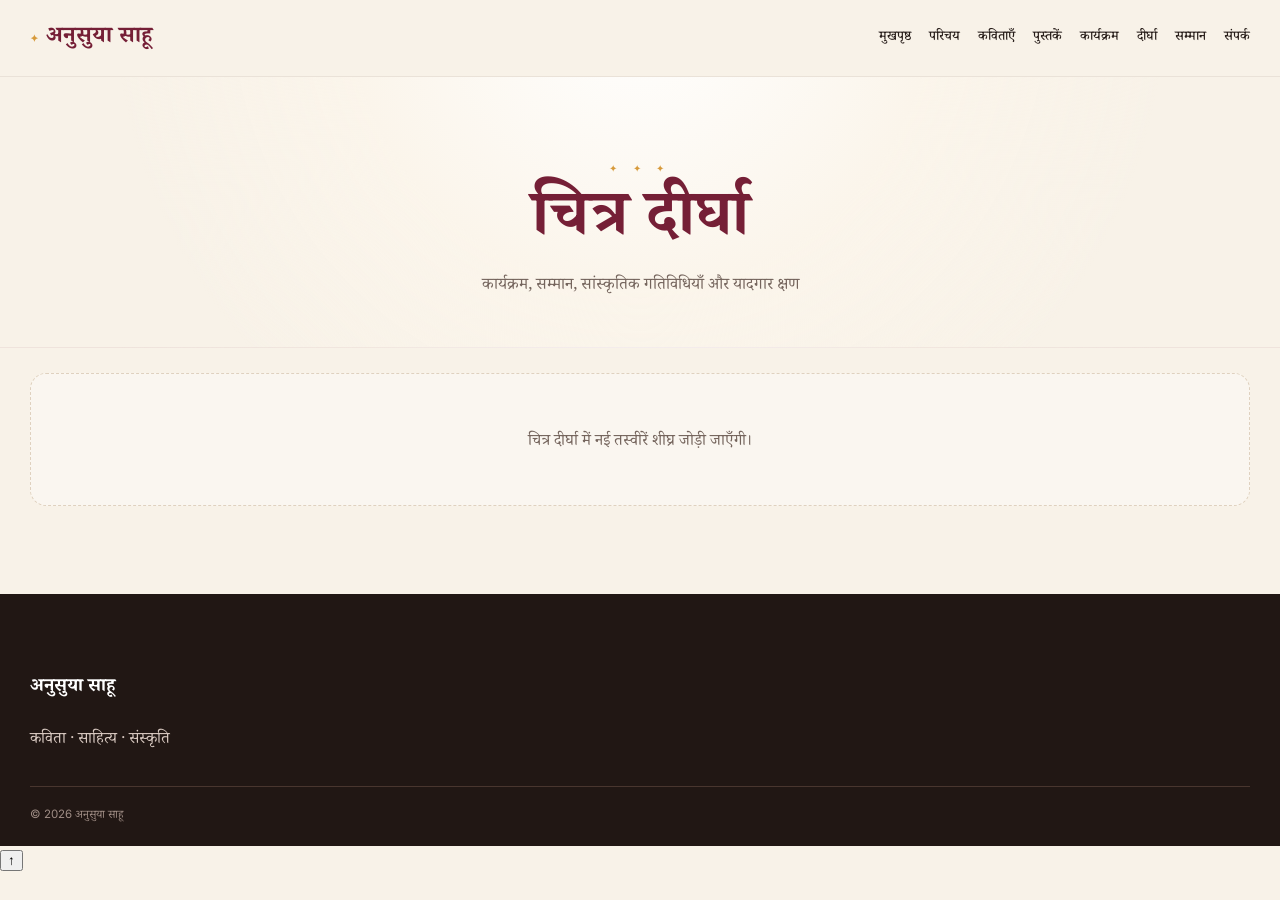
<file: gallery.html>
<!doctype html><html lang="hi"><head><meta charset="utf-8"><meta name="viewport" content="width=device-width,initial-scale=1"><meta name="description" content="अनुसुया साहू की साहित्यिक और सांस्कृतिक चित्र दीर्घा"><title>चित्र दीर्घा | अनुसुया साहू</title><link rel="stylesheet" href="css/style.css"></head><body><header><div class="container nav"><a class="brand" href="index.html" data-site-name>अनुसुया साहू</a><button class="menu btn alt" aria-label="Menu">☰</button><nav><a href="index.html">मुखपृष्ठ</a><a href="about.html">परिचय</a><a href="poems.html">कविताएँ</a><a href="books.html">पुस्तकें</a><a href="events.html">कार्यक्रम</a><a href="gallery.html">दीर्घा</a><a href="achievements.html">सम्मान</a><a href="contact.html">संपर्क</a></nav></div></header><main><section class="page-hero"><div class="container"><span class="ornament">✦ ✦ ✦</span><h1>चित्र दीर्घा</h1><p>कार्यक्रम, सम्मान, सांस्कृतिक गतिविधियाँ और यादगार क्षण</p></div></section><section class="section" style="padding-top:25px"><div class="container"><div class="grid" id="list"></div></div></section></main><footer><div class="container"><h3 data-site-name>अनुसुया साहू</h3><p>कविता · साहित्य · संस्कृति</p><div class="footer-bottom">© <span id="year"></span> अनुसुया साहू</div></div></footer><script src="js/app.js"></script><script>year.textContent=new Date().getFullYear();(async()=>{let a=(await data('gallery')).filter(x=>x.published);list.innerHTML=a.length?a.map(x=>`<article class="card" style="padding:12px">${img(x.image,x.caption)}<div style="padding:0 10px 10px"><div class="meta">${esc(x.category||'Gallery')}</div><h3>${esc(x.caption||'')}</h3></div></article>`).join(''):'<div class="empty">चित्र दीर्घा में नई तस्वीरें शीघ्र जोड़ी जाएँगी।</div>'})()</script></body></html>
</file>
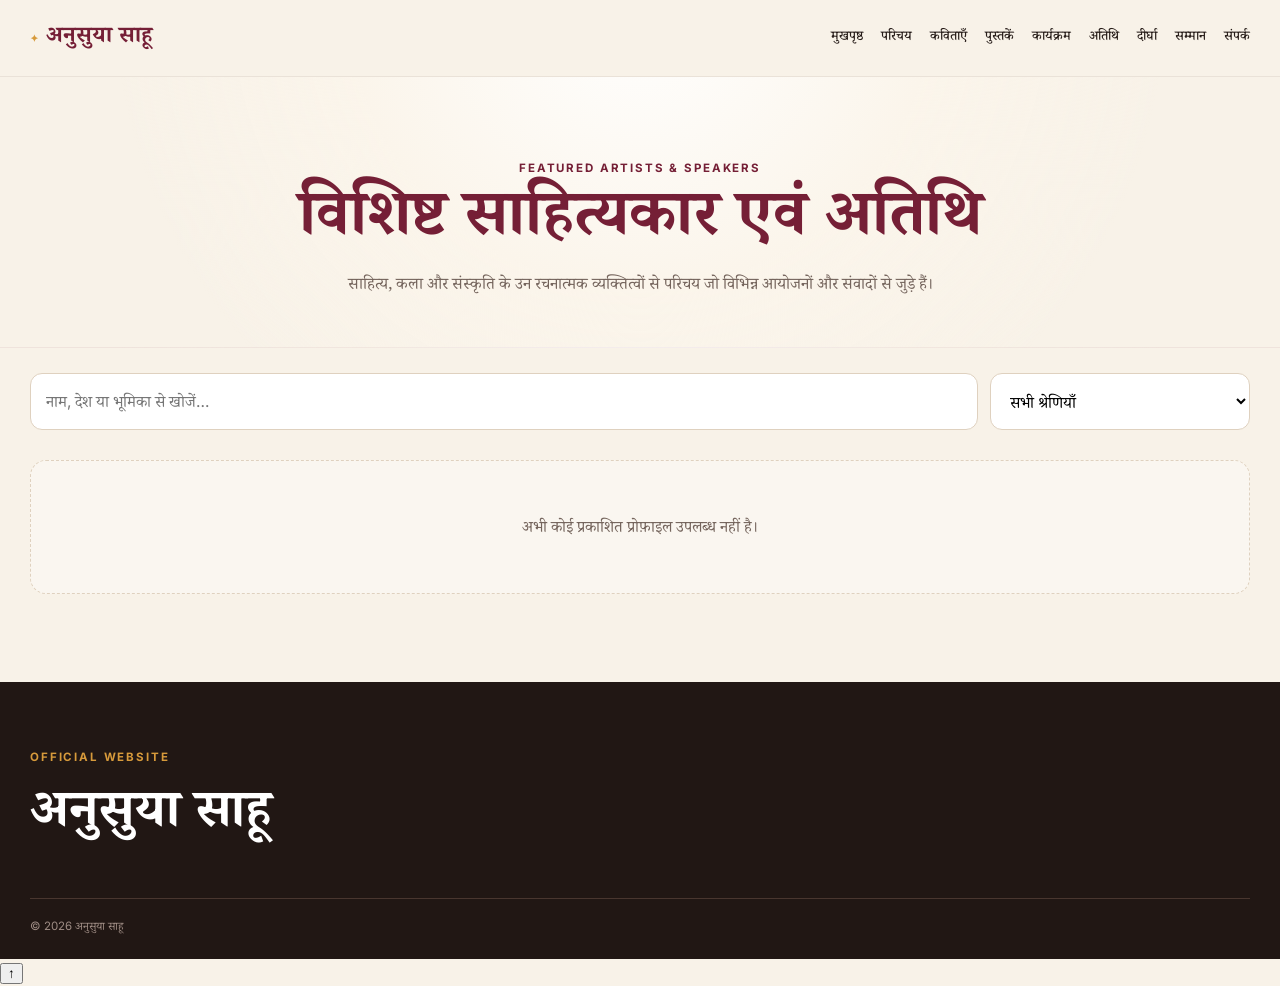
<file: people.html>
<!doctype html><html lang="hi"><head><meta charset="utf-8"><meta name="viewport" content="width=device-width,initial-scale=1"><meta name="description" content="अनुसुया साहू के साहित्यिक आयोजनों से जुड़े विशिष्ट साहित्यकार, कलाकार एवं वक्ता"><title>विशिष्ट साहित्यकार एवं अतिथि | अनुसुया साहू</title><link rel="stylesheet" href="css/style.css"></head><body><header><div class="container nav"><a class="brand" href="index.html" data-site-name>अनुसुया साहू</a><button class="menu btn alt" aria-label="Menu">☰</button><nav><a href="index.html">मुखपृष्ठ</a><a href="about.html">परिचय</a><a href="poems.html">कविताएँ</a><a href="books.html">पुस्तकें</a><a href="events.html">कार्यक्रम</a><a href="people.html">अतिथि</a><a href="gallery.html">दीर्घा</a><a href="achievements.html">सम्मान</a><a href="contact.html">संपर्क</a></nav></div></header><main><section class="page-hero"><div class="container"><span class="kicker">Featured Artists & Speakers</span><h1>विशिष्ट साहित्यकार एवं अतिथि</h1><p>साहित्य, कला और संस्कृति के उन रचनात्मक व्यक्तित्वों से परिचय जो विभिन्न आयोजनों और संवादों से जुड़े हैं।</p></div></section><section class="section" style="padding-top:25px"><div class="container"><div class="people-tools"><input id="peopleSearch" placeholder="नाम, देश या भूमिका से खोजें…"><select id="peopleRole"><option value="">सभी श्रेणियाँ</option></select></div><div class="people-grid" id="peopleList"></div></div></section></main><footer><div class="container"><div class="footer-brand"><span class="kicker gold">Official Website</span><h2 data-site-name>अनुसुया साहू</h2></div><div class="footer-bottom">© <span id="year"></span> अनुसुया साहू</div></div></footer><script src="js/app.js"></script><script>year.textContent=new Date().getFullYear();let all=[];function draw(){let q=peopleSearch.value.toLowerCase(),r=peopleRole.value;let a=all.filter(x=>(!r||x.role===r)&&(`${x.name||''} ${x.nameHindi||''} ${x.country||''} ${x.role||''}`).toLowerCase().includes(q));peopleList.innerHTML=a.length?a.map(x=>`<article class="person-card"><a class="person-photo" href="person.html?id=${encodeURIComponent(x.id)}">${x.photo?img(x.photo,x.name):'<span>✦</span>'}</a><div class="person-info"><span class="meta">${esc(x.role||'साहित्यकार')}</span><h2><a href="person.html?id=${encodeURIComponent(x.id)}">${esc(x.nameHindi||x.name)}</a></h2>${x.nameHindi&&x.name?`<p class="person-en">${esc(x.name)}</p>`:''}<p>${esc(x.designation||'')}${x.country?' · '+esc(x.country):''}</p><p class="person-bio">${esc(x.shortBio||'')}</p><a class="text-link" href="person.html?id=${encodeURIComponent(x.id)}">विस्तृत परिचय / Know more ↗</a></div></article>`).join(''):'<div class="empty">अभी कोई प्रकाशित प्रोफ़ाइल उपलब्ध नहीं है।</div>'} (async()=>{all=(await data('people')).filter(x=>x.published);[...new Set(all.map(x=>x.role).filter(Boolean))].sort().forEach(r=>peopleRole.insertAdjacentHTML('beforeend',`<option>${esc(r)}</option>`));peopleSearch.oninput=peopleRole.onchange=draw;draw()})()</script></body></html>
</file>
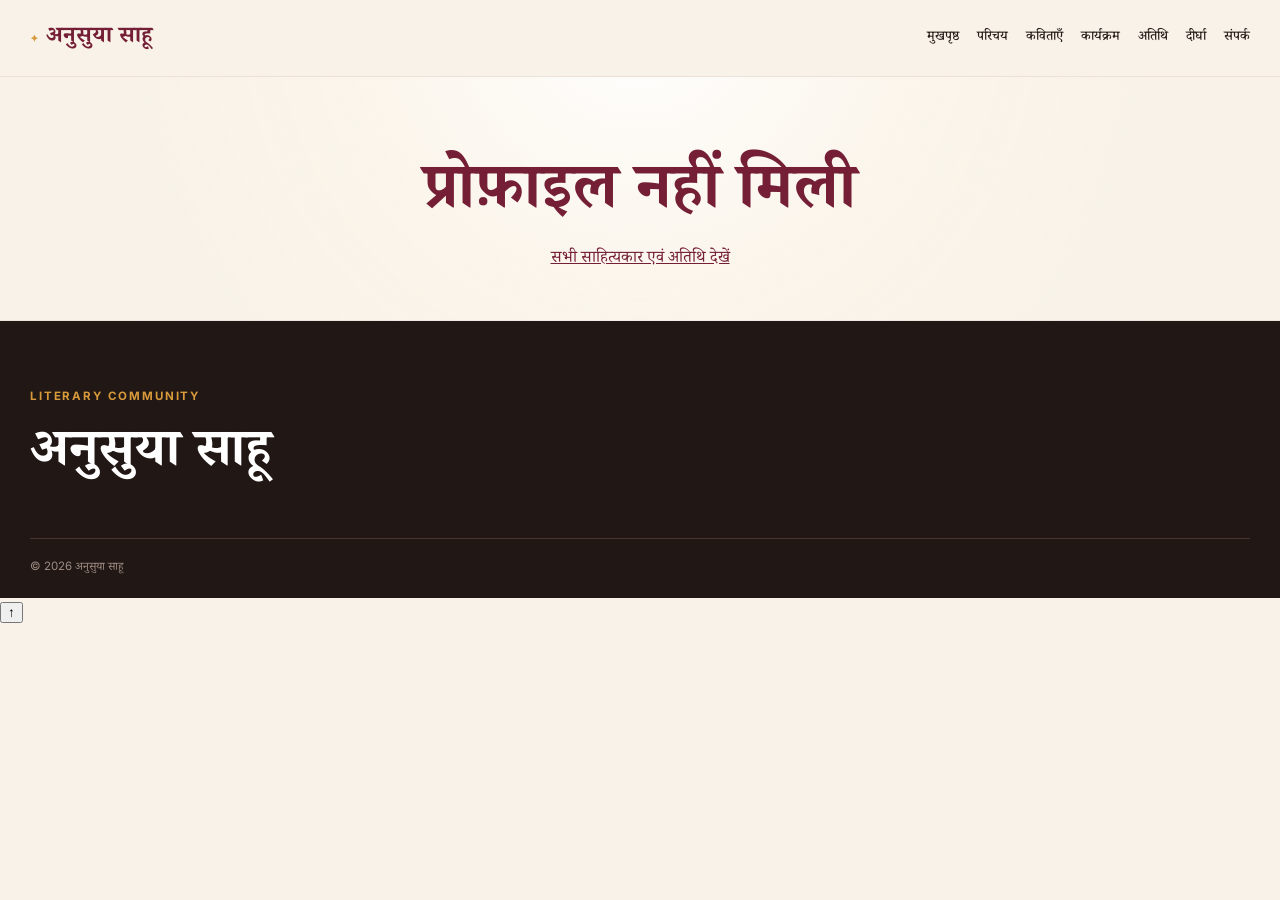
<file: person.html>
<!doctype html><html lang="hi"><head><meta charset="utf-8"><meta name="viewport" content="width=device-width,initial-scale=1"><meta name="robots" content="index,follow"><title>साहित्यकार परिचय | अनुसुया साहू</title><link rel="stylesheet" href="css/style.css"></head><body><header><div class="container nav"><a class="brand" href="index.html" data-site-name>अनुसुया साहू</a><button class="menu btn alt" aria-label="Menu">☰</button><nav><a href="index.html">मुखपृष्ठ</a><a href="about.html">परिचय</a><a href="poems.html">कविताएँ</a><a href="events.html">कार्यक्रम</a><a href="people.html">अतिथि</a><a href="gallery.html">दीर्घा</a><a href="contact.html">संपर्क</a></nav></div></header><main id="profile"><section class="page-hero"><div class="container"><h1>प्रोफ़ाइल लोड हो रही है…</h1></div></section></main><footer><div class="container"><div class="footer-brand"><span class="kicker gold">Literary Community</span><h2 data-site-name>अनुसुया साहू</h2></div><div class="footer-bottom">© <span id="year"></span> अनुसुया साहू</div></div></footer><script src="js/app.js"></script><script>year.textContent=new Date().getFullYear();(async()=>{let id=new URLSearchParams(location.search).get('id'),a=(await data('people')).filter(x=>x.published),x=a.find(p=>p.id===id||p.slug===id);if(!x){profile.innerHTML='<section class="page-hero"><div class="container"><h1>प्रोफ़ाइल नहीं मिली</h1><p><a href="people.html">सभी साहित्यकार एवं अतिथि देखें</a></p></div></section>';return}document.title=`${x.nameHindi||x.name} | अनुसुया साहू`;let links=[['Website',x.website],['YouTube',x.youtube],['Facebook',x.facebook],['Instagram',x.instagram]].filter(z=>z[1]);profile.innerHTML=`<section class="person-hero"><div class="container person-hero-grid"><div class="person-detail-photo">${x.photo?img(x.photo,x.name):'<span>✦</span>'}</div><div><span class="kicker">${esc(x.role||'Featured Guest')}</span><h1>${esc(x.nameHindi||x.name)}</h1>${x.nameHindi&&x.name?`<h2>${esc(x.name)}</h2>`:''}<p class="person-designation">${esc(x.designation||'')}</p><p class="person-location">${esc(x.country||'')}</p>${x.shortBio?`<p class="person-lead">${esc(x.shortBio)}</p>`:''}${links.length?`<div class="actions">${links.map(z=>`<a class="btn alt" href="${esc(z[1])}" target="_blank" rel="noopener">${z[0]} ↗</a>`).join('')}</div>`:''}</div></div></section><section class="section"><div class="container profile-content"><div class="profile-main"><span class="section-no">01</span><h2>परिचय</h2><div class="rich-copy">${esc(x.bio||x.shortBio||'विस्तृत परिचय शीघ्र जोड़ा जाएगा।').replace(/\n/g,'<br>')}</div>${x.works?`<span class="section-no">02</span><h2>प्रमुख कृतियाँ एवं साहित्यिक कार्य</h2><div class="rich-copy">${esc(x.works).replace(/\n/g,'<br>')}</div>`:''}${x.awards?`<span class="section-no">03</span><h2>सम्मान एवं उपलब्धियाँ</h2><div class="rich-copy">${esc(x.awards).replace(/\n/g,'<br>')}</div>`:''}</div><aside class="profile-side"><div class="profile-fact"><span>भूमिका</span><b>${esc(x.role||'—')}</b></div><div class="profile-fact"><span>स्थान</span><b>${esc(x.country||'—')}</b></div><a class="text-link" href="people.html">← सभी अतिथि देखें</a></aside></div></section>`})()</script></body></html>
</file>
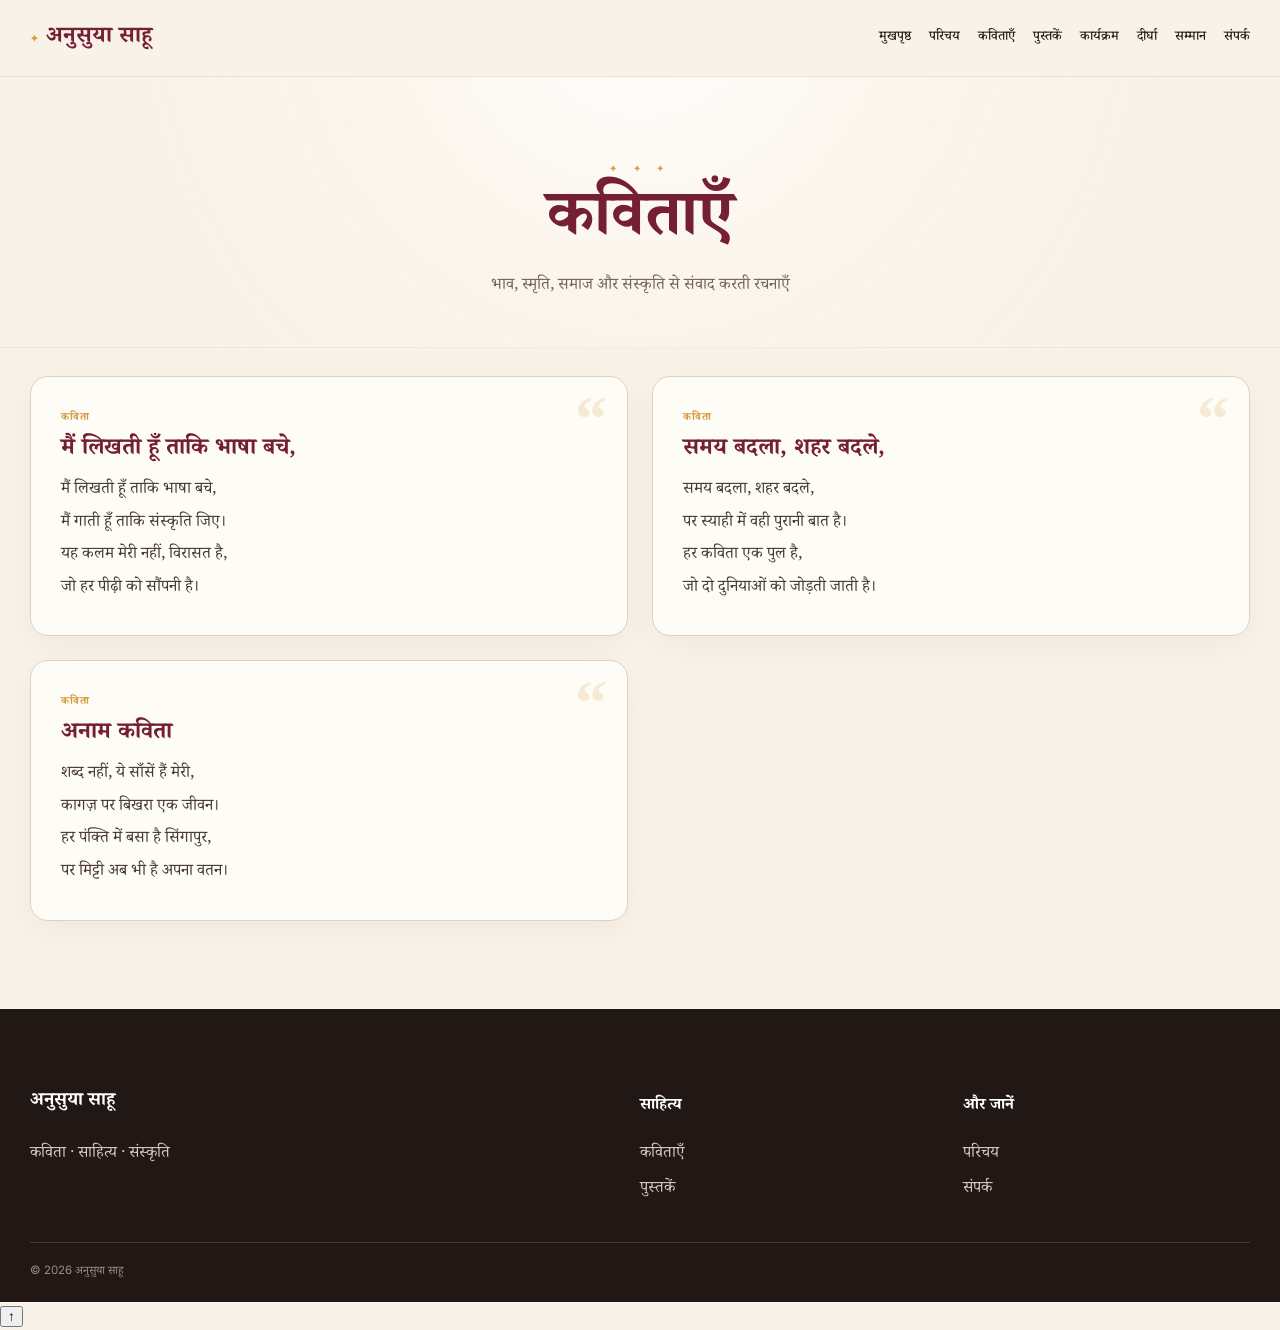
<file: poems.html>
<!doctype html><html lang="hi"><head><meta charset="utf-8"><meta name="viewport" content="width=device-width,initial-scale=1"><meta name="description" content="अनुसुया साहू की कविताएँ"><title>कविताएँ | अनुसुया साहू</title><link rel="stylesheet" href="css/style.css"></head><body><header><div class="container nav"><a class="brand" href="index.html" data-site-name>अनुसुया साहू</a><button class="menu btn alt" aria-label="Menu">☰</button><nav><a href="index.html">मुखपृष्ठ</a><a href="about.html">परिचय</a><a href="poems.html">कविताएँ</a><a href="books.html">पुस्तकें</a><a href="events.html">कार्यक्रम</a><a href="gallery.html">दीर्घा</a><a href="achievements.html">सम्मान</a><a href="contact.html">संपर्क</a></nav></div></header><main><section class="page-hero"><div class="container"><span class="ornament">✦ ✦ ✦</span><h1>कविताएँ</h1><p>भाव, स्मृति, समाज और संस्कृति से संवाद करती रचनाएँ</p></div></section><section class="section" style="padding-top:28px"><div class="container"><div class="grid two" id="list"></div></div></section></main><footer><div class="container"><div class="footer-grid"><div><h3 data-site-name>अनुसुया साहू</h3><p>कविता · साहित्य · संस्कृति</p></div><div><h4>साहित्य</h4><a href="poems.html">कविताएँ</a><a href="books.html">पुस्तकें</a></div><div><h4>और जानें</h4><a href="about.html">परिचय</a><a href="contact.html">संपर्क</a></div></div><div class="footer-bottom">© <span id="year"></span> अनुसुया साहू</div></div></footer><script src="js/app.js"></script><script>year.textContent=new Date().getFullYear();(async()=>{let a=(await data('poems')).filter(x=>x.published);list.innerHTML=a.length?a.map(x=>`<article class="card poem-card">${x.image?img(x.image,x.title):''}<div class="meta">कविता</div><h3>${esc(x.title||'अनाम कविता')}</h3><div class="poem-excerpt" style="display:block;-webkit-line-clamp:unset">${esc(x.text)}</div>${x.translation?`<details style="margin-top:18px"><summary class="read-more">English translation</summary><p>${esc(x.translation)}</p></details>`:''}</article>`).join(''):'<div class="empty">अभी कोई प्रकाशित कविता उपलब्ध नहीं है।</div>'})()</script></body></html>
</file>
<file: css/style.css>
@import url('https://fonts.googleapis.com/css2?family=Noto+Serif+Devanagari:wght@400;500;600;700&family=Inter:wght@400;500;600;700&display=swap');
:root{--primary:#751f36;--primary2:#40121f;--accent:#d79a3b;--bg:#f8f2e8;--surface:#fffdf8;--text:#271d19;--muted:#74645c;--line:#dfd1bf;--dark:#211714;--shadow:0 22px 60px rgba(53,31,20,.12)}*{box-sizing:border-box}html{scroll-behavior:smooth;scroll-padding-top:88px}body{margin:0;overflow-x:hidden;background:var(--bg);color:var(--text);font-family:Inter,'Noto Serif Devanagari',sans-serif;line-height:1.7;-webkit-font-smoothing:antialiased}img,iframe{max-width:100%}h1,h2,h3{font-family:'Noto Serif Devanagari',serif}.container{width:min(1220px,calc(100% - 48px));margin:auto}a{color:var(--primary)}header{position:sticky;top:0;z-index:50;background:rgba(248,242,232,.94);backdrop-filter:blur(18px);border-bottom:1px solid rgba(70,40,25,.08)}.nav{height:76px;display:flex;align-items:center;justify-content:space-between;gap:22px}.brand{flex:none;font:700 1.42rem 'Noto Serif Devanagari';color:var(--primary);text-decoration:none}.brand:before{content:'✦';color:var(--accent);font-size:.65rem;margin-right:8px}nav{display:flex;gap:18px;align-items:center}nav a{white-space:nowrap;color:var(--text);text-decoration:none;font:500 .84rem 'Noto Serif Devanagari'}.menu{display:none!important}.btn{display:inline-flex;align-items:center;justify-content:center;padding:12px 22px;border:1px solid var(--primary);border-radius:999px;background:var(--primary);color:#fff;text-decoration:none;font:600 .86rem Inter;transition:.2s}.btn:hover{transform:translateY(-2px);box-shadow:0 10px 25px rgba(117,31,54,.15)}.btn.alt,.btn.light{background:transparent;color:var(--primary)}.eyebrow,.kicker{display:inline-block;color:var(--primary);font-size:.72rem;font-weight:700;letter-spacing:.16em;text-transform:uppercase}.gold{color:var(--accent)!important}.hero-v2{overflow:hidden;background:linear-gradient(115deg,#f4eadb,#fbf6ed 55%,#ead6c1)}.hero-v2-grid{min-height:700px;display:grid;grid-template-columns:minmax(0,1.05fr) minmax(360px,.8fr);align-items:center;gap:64px;padding:60px 0}.hero-v2 h1{font-size:clamp(4.5rem,7vw,7.3rem);line-height:.96;letter-spacing:-.05em;color:var(--primary);margin:.16em 0}.hero-v2 h2{font-size:1.05rem;font-weight:500;color:#5c4941}.hero-quote{max-width:610px;font:400 1.22rem/1.8 'Noto Serif Devanagari';border-left:2px solid var(--accent);padding-left:20px}.actions{display:flex;gap:11px;flex-wrap:wrap;margin-top:28px}.hero-mini-stats{display:flex;gap:40px;margin-top:50px;padding-top:20px;border-top:1px solid rgba(70,40,25,.15);max-width:560px}.hero-mini-stats b{display:block;font:700 1.55rem 'Noto Serif Devanagari';color:var(--primary)}.hero-mini-stats span{font-size:.7rem;color:var(--muted)}.hero-v2-visual{position:relative;padding-right:28px}.portrait-frame{height:550px;border-radius:250px 250px 22px 22px;overflow:hidden;background:#d7b48f;box-shadow:0 35px 75px rgba(55,30,20,.2)}.portrait-frame img{width:100%;height:100%;object-fit:cover;object-position:center 24%}.vertical-type{position:absolute;right:-58px;top:50%;transform:rotate(90deg);font-size:.6rem;letter-spacing:.24em}.hero-badge{position:absolute;left:-35px;bottom:25px;width:120px;height:120px;border-radius:50%;display:grid;place-items:center;text-align:center;background:var(--primary);color:white;border:7px solid var(--bg);font-family:'Noto Serif Devanagari'}.marquee{overflow:hidden;background:var(--primary);color:#f6dfb8;padding:11px;white-space:nowrap;font:500 .8rem 'Noto Serif Devanagari'}.marquee div{text-align:center}.section{padding:88px 0}.section-no{display:block;font-size:.68rem;color:#a39287;margin-bottom:10px}.editorial-grid{display:grid;grid-template-columns:minmax(0,1fr) minmax(0,1fr);gap:90px}.editorial-title h2,.split-heading h2{font-size:clamp(2.7rem,4.7vw,4.4rem);line-height:1.15;margin:10px 0;color:var(--primary)}.editorial-title em,.split-heading em{font-weight:400;color:var(--accent)}.editorial-copy>p{font:400 1.1rem/2 'Noto Serif Devanagari';margin-top:35px}.editorial-copy blockquote{font:500 1.3rem/1.8 'Noto Serif Devanagari';color:var(--primary);padding:20px 0 20px 24px;border-left:2px solid var(--accent)}.text-link{display:inline-flex;text-decoration:none;font-weight:700;font-size:.85rem;border-bottom:1px solid currentColor;padding-bottom:4px}.dark-section{background:var(--dark);color:#eee2d8}.dark-section .split-heading h2{color:#fff}.split-heading{display:flex;justify-content:space-between;align-items:end;gap:30px;margin-bottom:42px}.light-link{color:#efd4a7}.poem-editorial{border-top:1px solid #4a3932}.poem-feature{display:grid;grid-template-columns:70px 1fr;gap:18px;padding:32px 0;border-bottom:1px solid #4a3932}.poem-feature h3{font-size:1.9rem;color:#fff;margin:4px 0 10px}.poem-feature .poem-excerpt{font:400 1rem/1.9 'Noto Serif Devanagari';color:#cbbab1;display:-webkit-box;-webkit-line-clamp:3;-webkit-box-orient:vertical;overflow:hidden}.meta{color:var(--accent);font-size:.68rem;font-weight:700;letter-spacing:.09em}.event-feature-grid{display:grid;grid-template-columns:repeat(2,minmax(0,1fr));border-top:1px solid var(--line);border-left:1px solid var(--line)}.home-event{min-width:0;min-height:250px;border-right:1px solid var(--line);border-bottom:1px solid var(--line);background:rgba(255,255,255,.32);display:grid;grid-template-columns:minmax(130px,.75fr) minmax(0,1fr)}.home-event:not(:has(.home-event-image)){grid-template-columns:1fr}.home-event-image{overflow:hidden;min-height:250px}.home-event-image img{width:100%;height:100%;object-fit:cover}.home-event-content{min-width:0;padding:25px;display:flex;flex-direction:column}.event-topline{display:flex;justify-content:space-between;gap:10px;font-size:.65rem;font-weight:700;color:var(--accent)}.home-event h3{font-size:1.45rem;line-height:1.35}.guest-preview{background:#eee3d4}.people-home-grid,.people-grid{display:grid;grid-template-columns:repeat(4,minmax(0,1fr));gap:20px}.person-home-card,.person-card{min-width:0;background:#fff;border:1px solid var(--line);overflow:hidden}.person-home-photo,.person-photo{display:block;aspect-ratio:4/5;background:#e7d8c6;overflow:hidden;text-decoration:none}.person-home-photo img,.person-photo img{width:100%;height:100%;object-fit:cover}.person-home-photo>span,.person-photo>span{height:100%;display:grid;place-items:center;font-size:3rem;color:var(--accent)}.person-home-card>div,.person-info{padding:19px}.person-home-card h3,.person-info h2{font-size:1.35rem;margin:6px 0}.person-home-card p,.person-info p{color:var(--muted)}.people-tools{display:grid;grid-template-columns:1fr 260px;gap:12px;margin-bottom:30px}.people-tools input,.people-tools select{width:100%;min-width:0;padding:13px;border:1px solid var(--line);background:#fff;font:inherit}.institution-band{background:var(--primary);color:#f8eee5;padding:70px 0}.institution-grid{display:grid;grid-template-columns:150px minmax(0,1fr) minmax(220px,.65fr);gap:45px;align-items:center}.institution-mark,.institution-seal{width:140px;height:140px;border-radius:50%;border:1px solid rgba(255,255,255,.35);display:grid;place-items:center;font:700 1.8rem Georgia}.institution-grid h2{font-size:2.5rem}.institution-grid p{color:#e2cfc7}.institution-tags{display:flex;gap:8px;flex-wrap:wrap}.institution-tags span{border:1px solid rgba(255,255,255,.25);border-radius:999px;padding:5px 10px;font-size:.68rem}.institution-quote{font:italic 1.6rem/1.5 Georgia;color:#f0c983;border-left:1px solid rgba(255,255,255,.25);padding-left:30px}.media-feature{display:grid;grid-template-columns:repeat(2,minmax(0,1fr));gap:20px}.media-card{min-width:0;background:#fff;border:1px solid var(--line);padding:12px}.media-frame iframe{width:100%;aspect-ratio:16/9;border:0}.youtube-channel-card{grid-column:1/-1;display:grid;grid-template-columns:150px minmax(0,1fr);align-items:center;gap:35px;text-decoration:none;background:#fff;border:1px solid var(--line);padding:40px;color:var(--text)}.play-large{width:110px;height:110px;border-radius:50%;display:grid;place-items:center;background:var(--primary);color:white;font-size:2rem}
/* Public inner pages */.page-hero{padding:76px 0 46px;text-align:center;background:radial-gradient(circle at 50% -30%,#fff 0,#fbf5eb 40%,transparent 72%);border-bottom:1px solid rgba(117,31,54,.07)}.page-hero h1{font-size:clamp(2.7rem,5vw,4.4rem);line-height:1.15;color:var(--primary);margin:8px 0}.page-hero p{max-width:680px;margin:10px auto 0;color:var(--muted);font:400 1.02rem/1.8 'Noto Serif Devanagari'}.ornament{color:var(--accent);font-size:.65rem;letter-spacing:.6em}.grid{display:grid;grid-template-columns:repeat(3,minmax(0,1fr));gap:24px}.grid.two{grid-template-columns:repeat(2,minmax(0,1fr))}.card{min-width:0;background:rgba(255,253,248,.92);border:1px solid var(--line);border-radius:18px;padding:24px;box-shadow:0 10px 35px rgba(53,31,20,.045);transition:transform .22s,box-shadow .22s}.card:hover{transform:translateY(-4px);box-shadow:0 18px 45px rgba(53,31,20,.1)}.card img{width:100%;aspect-ratio:16/10;object-fit:cover;border-radius:12px}.card h3{font-size:1.45rem;line-height:1.35;margin:9px 0;color:var(--primary)}.card p{color:var(--muted)}.poem-card{position:relative;padding:30px}.poem-card:before{content:'“';position:absolute;right:20px;top:5px;font:700 4rem Georgia;color:rgba(215,154,59,.18)}.poem-card .poem-excerpt{white-space:pre-line;font:400 1.02rem/2 'Noto Serif Devanagari';color:#493a34}.poem-card details{border-top:1px solid var(--line);padding-top:12px}.poem-card summary{cursor:pointer;color:var(--primary);font-weight:700}.event-tabs{display:flex;justify-content:center;gap:8px;flex-wrap:wrap;margin-bottom:42px;position:sticky;top:88px;z-index:12}.event-tab{border:1px solid var(--line);background:#fff;padding:11px 19px;border-radius:999px;cursor:pointer;box-shadow:0 7px 20px rgba(40,25,20,.05)}.event-tab.active{background:var(--primary);border-color:var(--primary);color:#fff}.event-tab b{margin-left:6px}.event-tab-panel{display:none}.event-tab-panel.active{display:block}.event-group-head{margin-bottom:25px}.event-group-head h2{font-size:2.2rem;color:var(--primary);margin:4px 0}.event-card{padding:0;overflow:hidden}.event-image{position:relative}.event-image img{width:100%;border-radius:0;aspect-ratio:16/9}.event-placeholder{position:relative;min-height:205px;display:grid;place-items:center;background:linear-gradient(135deg,#ead7bd,#f7eee1);color:var(--primary)}.event-placeholder>span:first-child{font-size:2rem;color:var(--accent)}.event-placeholder small{position:absolute;bottom:22px}.event-status{position:absolute;top:14px;right:14px;display:inline-flex;border-radius:999px;padding:6px 10px;font-size:.7rem;font-weight:700;backdrop-filter:blur(8px)}.event-status.live{background:#fff0d6;color:#8b570c}.event-status.done{background:#e8f1eb;color:#356045}.event-body{padding:23px}.event-date{font-size:.72rem;color:var(--accent);font-weight:700}.event-venue{font-size:.82rem;color:var(--muted);margin-bottom:9px}.event-actions{margin-top:18px}.people-grid{gap:24px}.person-card{border-radius:18px;box-shadow:0 10px 35px rgba(53,31,20,.045);transition:.2s}.person-card:hover{transform:translateY(-4px);box-shadow:0 18px 45px rgba(53,31,20,.1)}.person-photo{aspect-ratio:4/4.8}.person-info h2 a{text-decoration:none}.person-bio{display:-webkit-box;-webkit-line-clamp:3;-webkit-box-orient:vertical;overflow:hidden}.people-tools input,.people-tools select{border-radius:12px;padding:14px 15px;outline:none}.people-tools input:focus,.people-tools select:focus{border-color:var(--primary);box-shadow:0 0 0 3px rgba(117,31,54,.07)}.prose{max-width:850px;margin:auto}.empty{grid-column:1/-1;text-align:center;padding:52px;border:1px dashed var(--line);border-radius:16px;color:var(--muted);background:rgba(255,255,255,.35)}
/* About */.about-hero{background:linear-gradient(120deg,#f0e1ce,#fbf7ef);overflow:hidden}.about-hero-grid{min-height:650px;display:grid;grid-template-columns:minmax(0,1fr) 430px;gap:70px;align-items:center;padding:60px 0}.about-hero h1{font-size:clamp(4rem,7vw,6.8rem);line-height:.95;color:var(--primary);margin:15px 0}.about-hero h1 em{font-weight:400;color:var(--accent)}.about-lead{font:500 1.2rem 'Noto Serif Devanagari'}.about-hero blockquote{font:400 1.2rem/1.8 'Noto Serif Devanagari';border-left:2px solid var(--accent);padding-left:20px;margin:25px 0}.about-portrait{height:540px;border-radius:220px 220px 20px 20px;overflow:hidden;background:#dbc3a9}.about-portrait img{width:100%;height:100%;object-fit:cover}.portrait-fallback{height:100%;display:grid;place-items:center;font:700 6rem 'Noto Serif Devanagari';color:var(--primary)}.portrait-fallback small{font-size:1rem}.about-nav{position:sticky;top:76px;z-index:20;background:#fffdf9;border-block:1px solid var(--line)}.about-nav .container{display:flex;gap:28px;overflow-x:auto;scrollbar-width:none}.about-nav a{flex:none;padding:14px 0;text-decoration:none;font:600 .82rem 'Noto Serif Devanagari'}.about-story{display:grid;grid-template-columns:180px minmax(0,1fr);gap:70px}.story-label span{display:block;color:var(--accent);font-size:.75rem}.story-label b{font:600 1rem 'Noto Serif Devanagari'}.story-copy{max-width:850px}.story-copy h2{font-size:clamp(2.7rem,5vw,4.4rem);line-height:1.2;color:var(--primary);margin:0 0 25px}.story-copy h2 em{font-weight:400;color:var(--accent)}.story-copy>p{font:400 1.12rem/2 'Noto Serif Devanagari'}.about-soft{background:#efe4d5}.about-facts{display:grid;grid-template-columns:repeat(3,minmax(0,1fr));margin-top:45px;border-top:1px solid #cdbca7}.about-facts article{padding:22px 20px 0 0}.about-facts span{font-size:.7rem;color:var(--accent);font-weight:700}.about-facts p{font:400 .95rem/1.7 'Noto Serif Devanagari'}.purpose-grid{display:grid;grid-template-columns:repeat(2,minmax(0,1fr));border-top:1px solid #4c3a33}.purpose-grid article{padding:35px 40px 15px 0}.purpose-grid article+article{border-left:1px solid #4c3a33;padding-left:40px}.purpose-grid span{font-size:.68rem;color:var(--accent);letter-spacing:.14em}.purpose-grid h3{font-size:2rem;color:white}.purpose-grid p{font:400 1.05rem/1.9 'Noto Serif Devanagari';color:#cfbdb3}.institution-about{display:grid;grid-template-columns:180px minmax(0,1fr);gap:55px;align-items:center}.institution-about .institution-seal{border-color:var(--line);color:var(--primary);width:160px;height:160px}.institution-about h2{font-size:clamp(2.3rem,4vw,3.5rem);color:var(--primary);margin:8px 0}.institution-about p{font:400 1.05rem/1.9 'Noto Serif Devanagari';max-width:800px}.about-cta{padding:80px 0;background:var(--primary);color:white;text-align:center}.about-cta h2{font-size:clamp(2.8rem,5vw,4.8rem);line-height:1.2;margin:12px 0}.about-cta .actions{justify-content:center}.about-cta .btn.light{border-color:#eed3aa;color:#fff}
/* People detail */.person-hero{padding:70px 0;background:linear-gradient(120deg,#efe0ce,#fbf7ef)}.person-hero-grid{display:grid;grid-template-columns:360px minmax(0,1fr);gap:60px;align-items:center}.person-detail-photo{height:480px;background:#dbc2a8;overflow:hidden;border-radius:180px 180px 18px 18px}.person-detail-photo img{width:100%;height:100%;object-fit:cover}.profile-content{display:grid;grid-template-columns:minmax(0,1fr) 280px;gap:50px}.profile-side{border-left:1px solid var(--line);padding-left:30px}
footer{background:#211714;color:#d8c9c1;padding:60px 0 22px;margin-top:0}footer a{display:block;color:#d8c9c1;text-decoration:none;margin:7px 0}footer h3,footer h4{color:#fff}.footer-grid{display:grid;grid-template-columns:2fr 1fr 1fr;gap:35px}.footer-brand h2{font-size:3.3rem;color:#fff;margin:5px 0}.footer-bottom{border-top:1px solid #49362f;margin-top:35px;padding-top:18px;font-size:.72rem;color:#9e8c84}
@media(max-width:900px){.menu{display:inline-flex!important;padding:8px 13px}.nav nav{display:none;position:absolute;left:20px;right:20px;top:72px;max-height:calc(100vh - 90px);overflow:auto;background:#faf3e9;padding:10px;flex-direction:column;align-items:stretch;gap:0;border:1px solid var(--line);box-shadow:var(--shadow);border-radius:14px}.nav nav.open{display:flex}.nav nav a{font-size:.95rem;padding:11px 12px;border-bottom:1px solid rgba(90,60,40,.08)}.hero-v2-grid{grid-template-columns:1fr 340px;gap:28px;min-height:620px}.hero-v2 h1{font-size:4.5rem}.portrait-frame{height:470px}.vertical-type{display:none}.hero-badge{left:-15px;width:100px;height:100px}.editorial-grid{gap:45px}.people-home-grid,.people-grid{grid-template-columns:repeat(2,minmax(0,1fr))}.event-feature-grid{grid-template-columns:1fr}.about-hero-grid{grid-template-columns:1fr 320px}.about-portrait{height:430px}.about-story{grid-template-columns:120px minmax(0,1fr);gap:40px}.about-facts{grid-template-columns:1fr 1fr}.person-hero-grid{grid-template-columns:290px minmax(0,1fr)}.person-detail-photo{height:410px}.grid{grid-template-columns:repeat(2,minmax(0,1fr))}}
@media(max-width:700px){.container{width:calc(100% - 32px)}.nav{height:66px}.brand{font-size:1.25rem}.nav nav{left:16px;right:16px;top:68px}.hero-v2-grid,.about-hero-grid,.editorial-grid,.person-hero-grid,.profile-content{grid-template-columns:1fr}.hero-v2-grid{padding:44px 0}.hero-v2 h1{font-size:clamp(3.3rem,16vw,4.5rem)}.hero-v2-visual{padding:0;order:-1}.portrait-frame{height:auto;aspect-ratio:4/5;max-width:390px;margin:auto}.hero-badge{left:3%;bottom:15px}.hero-mini-stats{justify-content:space-between;gap:12px}.section{padding:58px 0}.page-hero{padding:48px 0 32px}.page-hero h1{font-size:clamp(2.45rem,12vw,3.5rem)}.page-hero p{font-size:.95rem}.split-heading{align-items:flex-start;flex-direction:column}.editorial-title h2,.split-heading h2{font-size:clamp(2.4rem,11vw,3.3rem)}.poem-feature{grid-template-columns:38px 1fr}.home-event{grid-template-columns:1fr}.home-event-image{min-height:210px}.institution-grid{grid-template-columns:1fr;text-align:center}.institution-mark{margin:auto}.institution-quote{grid-column:auto;border-left:0;padding-left:0}.institution-tags{justify-content:center}.media-feature{grid-template-columns:1fr}.youtube-channel-card{grid-template-columns:1fr;text-align:center;padding:28px}.play-large{margin:auto}.grid,.grid.two{grid-template-columns:1fr;gap:16px}.card{border-radius:15px;padding:20px}.poem-card{padding:23px}.event-tabs{justify-content:flex-start;overflow-x:auto;flex-wrap:nowrap;padding:5px 0 9px;margin-bottom:28px;top:72px;scrollbar-width:none;background:var(--bg)}.event-tab{flex:none}.event-group-head h2{font-size:1.8rem}.event-body{padding:19px}.people-tools{grid-template-columns:1fr}.people-grid{gap:16px}.person-card{display:grid;grid-template-columns:120px minmax(0,1fr)}.person-photo{height:100%;aspect-ratio:auto}.person-info{padding:15px}.person-info h2{font-size:1.2rem}.person-bio{display:none}.about-hero-grid{padding:40px 0}.about-hero-grid>div:first-child{order:2}.about-portrait{order:1;width:min(100%,390px);height:auto;aspect-ratio:4/5;margin:auto}.about-hero h1{font-size:clamp(3.5rem,17vw,5rem)}.about-nav{top:66px}.about-story{grid-template-columns:1fr;gap:18px}.story-label{display:flex;gap:10px;align-items:center}.about-facts{grid-template-columns:1fr}.purpose-grid{grid-template-columns:1fr}.purpose-grid article+article{border-left:0;border-top:1px solid #4c3a33;padding-left:0}.institution-about{grid-template-columns:1fr;text-align:center}.institution-about .institution-seal{margin:auto}.institution-about .actions{justify-content:center}.person-detail-photo{width:min(100%,380px);height:auto;aspect-ratio:4/5;margin:auto}.profile-side{border-left:0;border-top:1px solid var(--line);padding:22px 0 0}.footer-grid{grid-template-columns:1fr!important}.footer-brand h2{font-size:2.8rem}}
@media(max-width:480px){.container{width:calc(100% - 26px)}.hero-v2 h1{font-size:3.25rem}.hero-quote{font-size:1.05rem}.hero-mini-stats b{font-size:1.3rem}.actions .btn{flex:1;min-width:130px}.people-home-grid{grid-template-columns:1fr}.person-home-photo{aspect-ratio:4/4.6}.person-card{grid-template-columns:96px minmax(0,1fr)}.person-info{padding:12px}.person-info p{font-size:.78rem;margin:4px 0}.event-tabs{margin-inline:-13px;padding-inline:13px}.about-hero h1{font-size:3.5rem}.about-hero blockquote{font-size:1.05rem}.about-cta .actions{flex-direction:column}.about-cta .btn{width:100%}.purpose-grid article{padding-right:0}.footer-brand h2{font-size:2.5rem}}
</file>
<file: css/home.css>
/* VSSS-focused homepage */
.vsss-hero{position:relative;overflow:hidden;background:radial-gradient(circle at 85% 35%,rgba(215,154,59,.2),transparent 27%),linear-gradient(120deg,#f8f0e4 0,#fffaf2 55%,#ead8c2 100%)}
.vsss-hero:before{content:'साहित्य';position:absolute;right:-.05em;bottom:-.32em;font:700 clamp(8rem,22vw,20rem) 'Noto Serif Devanagari';color:rgba(117,31,54,.035);pointer-events:none}
.vsss-hero-grid{min-height:680px;display:grid;grid-template-columns:minmax(0,1.15fr) minmax(330px,.65fr);gap:70px;align-items:center;padding:72px 0}
.vsss-hero-copy h1{font-size:clamp(4rem,6.7vw,6.7rem);line-height:1.02;letter-spacing:-.045em;color:var(--primary);margin:15px 0 20px}
.vsss-hero-copy h1 em{display:inline;font-weight:400;color:var(--accent)}
.vsss-hero-copy>p{max-width:680px;font:400 1.18rem/1.95 'Noto Serif Devanagari';color:#594740}
.vsss-hero-emblem{text-align:center;position:relative}
.hero-logo-shell{width:min(100%,390px);aspect-ratio:1;margin:auto;border-radius:50%;display:grid;place-items:center;background:rgba(255,255,255,.55);border:1px solid rgba(117,31,54,.12);box-shadow:0 35px 80px rgba(69,37,23,.13);position:relative}
.hero-logo-shell:before,.hero-logo-shell:after{content:'';position:absolute;border-radius:50%;border:1px solid rgba(117,31,54,.11)}
.hero-logo-shell:before{inset:18px}.hero-logo-shell:after{inset:-18px}
.hero-institution-mark{width:76%;height:76%;border-radius:50%;display:grid;place-items:center;font:700 2.4rem Georgia;color:var(--primary);border:0;background:transparent;position:relative;z-index:2}
.institution-mark.has-logo{background:#fff;border-color:rgba(255,255,255,.65);padding:8px;overflow:hidden;box-shadow:0 14px 38px rgba(0,0,0,.12)}
.institution-mark.has-logo img{display:block;width:100%;height:100%;object-fit:contain;border-radius:50%}
.vsss-hero-emblem>span{display:block;margin-top:34px;font:700 1.25rem 'Noto Serif Devanagari';color:var(--primary)}
.vsss-hero-emblem>p{margin:2px 0;color:var(--muted);font-size:.72rem;letter-spacing:.12em;text-transform:uppercase}
.purpose-home{background:#fffaf3}.purpose-intro{display:grid;grid-template-columns:minmax(0,1fr) minmax(0,.8fr);gap:80px;align-items:end;margin-bottom:50px}.purpose-intro h2{font-size:clamp(2.8rem,5vw,4.7rem);line-height:1.15;color:var(--primary);margin:8px 0}.purpose-intro h2 em{font-weight:400;color:var(--accent)}.purpose-intro>p{font:400 1.05rem/1.95 'Noto Serif Devanagari';color:var(--muted);padding-bottom:10px}.work-grid{display:grid;grid-template-columns:repeat(4,minmax(0,1fr));border-top:1px solid var(--line);border-left:1px solid var(--line)}.work-grid article{position:relative;min-height:350px;padding:28px 25px;border-right:1px solid var(--line);border-bottom:1px solid var(--line);background:#fff;transition:.25s}.work-grid article:hover{background:#f8eee1;transform:translateY(-5px);box-shadow:0 22px 45px rgba(58,35,24,.08);z-index:2}.work-grid article>span{position:absolute;right:18px;top:16px;color:#bbaea3;font-size:.65rem}.work-icon{width:58px;height:58px;border-radius:50%;display:grid;place-items:center;background:var(--primary);color:#fff;font:700 1rem 'Noto Serif Devanagari';margin:30px 0 25px}.work-grid h3{font-size:1.45rem;color:var(--primary);margin:0 0 12px}.work-grid p{font:400 .93rem/1.8 'Noto Serif Devanagari';color:var(--muted)}.work-grid a{position:absolute;left:25px;bottom:25px;text-decoration:none;font-size:.78rem;font-weight:700}.institution-story{background:var(--primary);color:#f6ece4;padding:80px 0}.institution-story-grid{display:grid;grid-template-columns:170px minmax(0,1fr) minmax(250px,.55fr);gap:55px;align-items:center}.story-institution-mark{width:160px;height:160px;border-radius:50%;border:1px solid rgba(255,255,255,.35);display:grid;place-items:center;color:#fff;font:700 1.8rem Georgia}.institution-story h2{font-size:clamp(2.4rem,4vw,3.7rem);line-height:1.2;margin:9px 0}.institution-story h2 em{font-weight:400;color:#efc77e}.institution-story p{font:400 1rem/1.9 'Noto Serif Devanagari';color:#e0cbc2}.institution-story blockquote{margin:0;padding-left:30px;border-left:1px solid rgba(255,255,255,.25);font:400 1.35rem/1.8 'Noto Serif Devanagari';color:#efcf98}.founder-strip{background:#efe2d2}.founder-strip-grid{display:grid;grid-template-columns:minmax(0,1fr) minmax(300px,.65fr);gap:80px;align-items:center}.founder-strip h2{font-size:clamp(2.7rem,5vw,4.5rem);color:var(--primary);margin:7px 0}.founder-strip p{font:400 1rem/1.9 'Noto Serif Devanagari';max-width:720px}.founder-strip blockquote{margin:0;border-left:2px solid var(--accent);padding:22px 0 22px 30px;font:500 1.3rem/1.8 'Noto Serif Devanagari';color:var(--primary)}.home-cta{text-align:center;background:#241815;color:#fff;padding:90px 0}.home-cta h2{font-size:clamp(3rem,6vw,5.5rem);line-height:1.1;margin:10px 0}.home-cta p{color:#cdbdb5;font:400 1.05rem 'Noto Serif Devanagari'}.home-cta .actions{justify-content:center}.home-cta .btn.light{border-color:#ead0a6;color:#fff}.home-cta .btn.light:hover{background:#fff;color:var(--primary)}
@media(max-width:1000px){.vsss-hero-grid{grid-template-columns:minmax(0,1fr) 310px;gap:35px;min-height:610px}.vsss-hero-copy h1{font-size:4.3rem}.work-grid{grid-template-columns:repeat(2,1fr)}.institution-story-grid{grid-template-columns:140px minmax(0,1fr)}.institution-story blockquote{grid-column:2}.story-institution-mark{width:130px;height:130px}.purpose-intro{gap:40px}}
@media(max-width:700px){.vsss-hero-grid{display:flex;flex-direction:column;padding:42px 0 48px;gap:38px;min-height:auto}.vsss-hero-copy{text-align:center}.vsss-hero-copy h1{font-size:clamp(3rem,14vw,4.15rem);letter-spacing:-.035em}.vsss-hero-copy>p{font-size:1rem;line-height:1.8}.vsss-hero-copy .actions{justify-content:center}.vsss-hero-copy .hero-mini-stats{text-align:left}.vsss-hero-emblem{order:-1;width:100%}.hero-logo-shell{width:min(72vw,280px)}.vsss-hero-emblem>span{margin-top:25px}.purpose-intro{grid-template-columns:1fr;gap:15px}.purpose-intro h2{font-size:clamp(2.5rem,11vw,3.3rem)}.work-grid{grid-template-columns:1fr}.work-grid article{min-height:290px}.institution-story{padding:60px 0}.institution-story-grid{grid-template-columns:1fr;text-align:center;gap:28px}.story-institution-mark{margin:auto}.institution-story blockquote{grid-column:auto;border-left:0;border-top:1px solid rgba(255,255,255,.2);padding:25px 0 0}.institution-story .institution-tags{justify-content:center}.founder-strip-grid{grid-template-columns:1fr;gap:35px}.founder-strip blockquote{padding:18px 0 18px 20px}.home-cta{padding:65px 0}.home-cta h2{font-size:clamp(2.8rem,13vw,4rem)}}
@media(max-width:430px){.vsss-hero-copy h1{font-size:3.05rem}.vsss-hero-copy .actions{display:grid;grid-template-columns:1fr 1fr}.vsss-hero-copy .actions .btn{min-width:0;padding:11px 8px}.hero-logo-shell{width:235px}.work-grid article{min-height:300px}.home-cta .actions{display:grid;grid-template-columns:1fr}.home-cta .btn{width:100%}}
</file>
<file: admin/css/admin.css>
@import url('https://fonts.googleapis.com/css2?family=Inter:wght@400;500;600;700&family=Noto+Serif+Devanagari:wght@600;700&display=swap');*{box-sizing:border-box}:root{--wine:#70283c;--wine2:#4b1927;--gold:#c58b35;--ink:#29231f;--muted:#776e68;--bg:#f7f5f2;--line:#e7e1db;--green:#32634a;--red:#a23a3a}body{margin:0;font-family:Inter,sans-serif;background:var(--bg);color:var(--ink)}button,input,textarea,select{font:inherit}.mobile-admin-bar{display:none}.shell{display:grid;grid-template-columns:280px minmax(0,1fr);min-height:100vh}aside{position:sticky;top:0;height:100vh;background:linear-gradient(180deg,#38231f,#251816);color:#fff;padding:25px 18px;overflow:auto;z-index:50}.side-head{display:flex;align-items:center;justify-content:space-between;padding:0 10px 14px}.side-head small{color:#bda89f;letter-spacing:.14em;font-size:.62rem}.side-head h2{font-family:'Noto Serif Devanagari';font-size:1.55rem;margin:3px 0}.side-head h2:before{content:'✦';color:var(--gold);font-size:.7rem;margin-right:9px}#closeAdminMenu{display:none;background:none;border:0;color:white;font-size:1.8rem}.cms-nav button{display:flex;align-items:center;width:100%;text-align:left;margin:4px 0;padding:11px 13px;border:0;border-radius:10px;background:transparent;color:#e8ded9;cursor:pointer;font-weight:500;transition:.18s}.cms-nav button:hover,.cms-nav button.active{background:rgba(197,139,53,.14);color:#fff}.cms-nav button.active{box-shadow:inset 3px 0 var(--gold)}aside hr{border:0;border-top:1px solid #533d37;margin:20px 7px}.connection-card p{margin:8px}.connection-card>input{background:#ffffff0d;border-color:#ffffff1f;color:#fff;margin:5px 0}.connection-card input::placeholder{color:#a99891}.remember{display:flex;align-items:center;gap:8px;color:#cbbdb7;font-size:.72rem;margin:8px 2px}.remember input{width:auto}.connection-actions{display:grid;grid-template-columns:1fr 1fr;gap:7px}.connection-state{font-size:.72rem;color:#bcaea8}.connection-state.ok{color:#9bd4ad}.connection-state.bad{color:#f0a6a6}.shell>main{padding:34px 40px;min-width:0;max-width:1500px;width:100%}.top{display:flex;justify-content:space-between;align-items:center;gap:15px;margin-bottom:18px}.top h2,.top h3{margin:0}.top h2{font-size:1.75rem}.panel{background:#fff;border:1px solid var(--line);border-radius:16px;padding:24px;margin:18px 0;box-shadow:0 8px 28px rgba(48,32,25,.035)}.grid{display:grid;grid-template-columns:repeat(2,minmax(0,1fr));gap:17px}.stat-grid{display:grid;grid-template-columns:repeat(4,minmax(0,1fr));gap:14px}.stat-grid article{background:#fff;border:1px solid var(--line);border-radius:15px;padding:22px}.stat-grid span{font-size:.72rem;text-transform:uppercase;letter-spacing:.06em;color:var(--muted)}.stat-grid b{display:block;color:var(--wine);font-size:2rem;margin-top:8px}label{display:block;font-size:.78rem;font-weight:600;color:#5f5651;margin-bottom:6px}input,textarea,select{width:100%;padding:11px 12px;border:1px solid #dcd5cf;border-radius:9px;background:#fff;outline:none;transition:.15s}input:focus,textarea:focus,select:focus{border-color:#a65d70;box-shadow:0 0 0 3px rgba(112,40,60,.08)}textarea{min-height:135px;resize:vertical}.btn{display:inline-flex;align-items:center;justify-content:center;border:0;border-radius:9px;padding:10px 15px;background:var(--wine);color:#fff;text-decoration:none;cursor:pointer;font-weight:600;font-size:.82rem;transition:.18s}.btn:hover{background:var(--wine2);transform:translateY(-1px)}.btn.secondary{background:#68605c}.btn.danger{background:var(--red)}.btn.success{background:var(--green)}.btn.outline{background:transparent;color:var(--wine);border:1px solid #d9c6cc}.connection-card .btn.outline{color:#fff;border-color:#6b514a}.row{display:flex;gap:8px;flex-wrap:wrap}.item{display:grid;grid-template-columns:minmax(0,1fr) auto;align-items:center;gap:16px;border-top:1px solid #eee8e3;padding:17px 4px}.item:first-child{border-top:0}.item>b{font-size:.95rem}.item small{display:inline-block;margin-left:8px;background:#f1eee9;color:#6e655f;border-radius:999px;padding:3px 8px}.status{position:relative;padding:12px 15px;border:1px solid #e8dac3;border-radius:10px;background:#fff8e9;margin:0 0 20px;color:#604c34;font-size:.84rem}.status.error{background:#fff0f0;border-color:#efcaca;color:#852d2d}.status.success{background:#eef8f1;border-color:#cfe4d5;color:#2f6242}.cms-note{color:var(--muted);font-size:.86rem}.event-admin-badge{display:inline-flex;margin-left:8px;padding:4px 8px;border-radius:999px;font-size:.72rem;font-weight:700}.event-admin-badge.upcoming{background:#fff4df;color:#92580b}.event-admin-badge.completed{background:#eaf4ed;color:#376148}.event-status-editor{background:linear-gradient(135deg,#fbf6ee,#fff);border:1px solid #eadcc9;border-radius:14px;padding:17px;margin-bottom:20px}.status-options{display:grid;grid-template-columns:1fr 1fr;gap:12px}.status-choice{display:flex;align-items:center;gap:11px;padding:14px;border:1px solid #ddd5cf;border-radius:11px;background:#fff;cursor:pointer;margin:0}.status-choice:has(input:checked){border-color:var(--wine);box-shadow:0 0 0 3px rgba(112,40,60,.07)}.status-choice input,.checkline input{width:auto;margin:0}.status-choice span{display:flex;flex-direction:column}.status-choice small{color:var(--muted);font-weight:400}.checkline{display:flex;align-items:center;gap:9px;margin:18px 0;padding:12px;border:1px solid var(--line);border-radius:10px}.image-preview{margin-top:10px;min-height:55px;border:1px dashed #ddd4cc;border-radius:10px;padding:8px;background:#faf8f5}.image-preview:empty{display:none}.image-preview img{display:block;max-width:100%;width:auto;height:130px;object-fit:cover;border-radius:7px}.portrait-preview img{height:180px;aspect-ratio:4/5}.logo-preview img{height:130px;object-fit:contain}.video-preview iframe{width:min(100%,560px);aspect-ratio:16/9;border:0;border-radius:12px}.settings-actions{margin-top:22px}.search-panel{padding:14px 18px}.empty-admin{text-align:center;color:var(--muted);padding:35px}.error-text{color:var(--red);font-size:.8rem}input[type=color]{height:46px;padding:5px}
@media(max-width:1050px){.shell{grid-template-columns:235px minmax(0,1fr)}.shell>main{padding:26px}.stat-grid{grid-template-columns:repeat(2,1fr)}.grid{grid-template-columns:1fr}.item{grid-template-columns:1fr}.connection-actions{grid-template-columns:1fr}}
@media(max-width:700px){body{padding-top:58px}.mobile-admin-bar{position:fixed;display:flex;top:0;left:0;right:0;height:58px;z-index:60;align-items:center;justify-content:space-between;padding:0 14px;background:#2b1b18;color:#fff}.mobile-admin-bar button{border:0;background:transparent;color:#fff;font-size:1.35rem}.mobile-admin-bar a{color:#e7c78f;text-decoration:none;font-size:.75rem}.shell{display:block}.shell>main{padding:14px}.shell aside{position:fixed;left:0;top:0;bottom:0;width:min(88vw,320px);height:100dvh;transform:translateX(-105%);transition:.22s;box-shadow:20px 0 50px rgba(0,0,0,.25)}.shell aside.open{transform:translateX(0)}#closeAdminMenu{display:block}.top{align-items:flex-start;flex-direction:column}.top>.btn,.top>a.btn{width:100%}.panel{padding:16px;border-radius:12px}.stat-grid{grid-template-columns:1fr 1fr;gap:9px}.stat-grid article{padding:15px}.stat-grid b{font-size:1.6rem}.row{width:100%}.row .btn{flex:1;min-width:105px}.status-options{grid-template-columns:1fr}.item{grid-template-columns:1fr;align-items:start}.item small{margin:7px 0 0}.event-admin-badge{margin:7px 0 0}.image-preview img{height:110px}.editor-card .grid{gap:13px}}
@media(max-width:420px){.stat-grid{grid-template-columns:1fr}.row .btn{width:100%;flex-basis:100%}.shell>main{padding:11px}.status{font-size:.78rem}.panel{padding:14px}}
</file>
